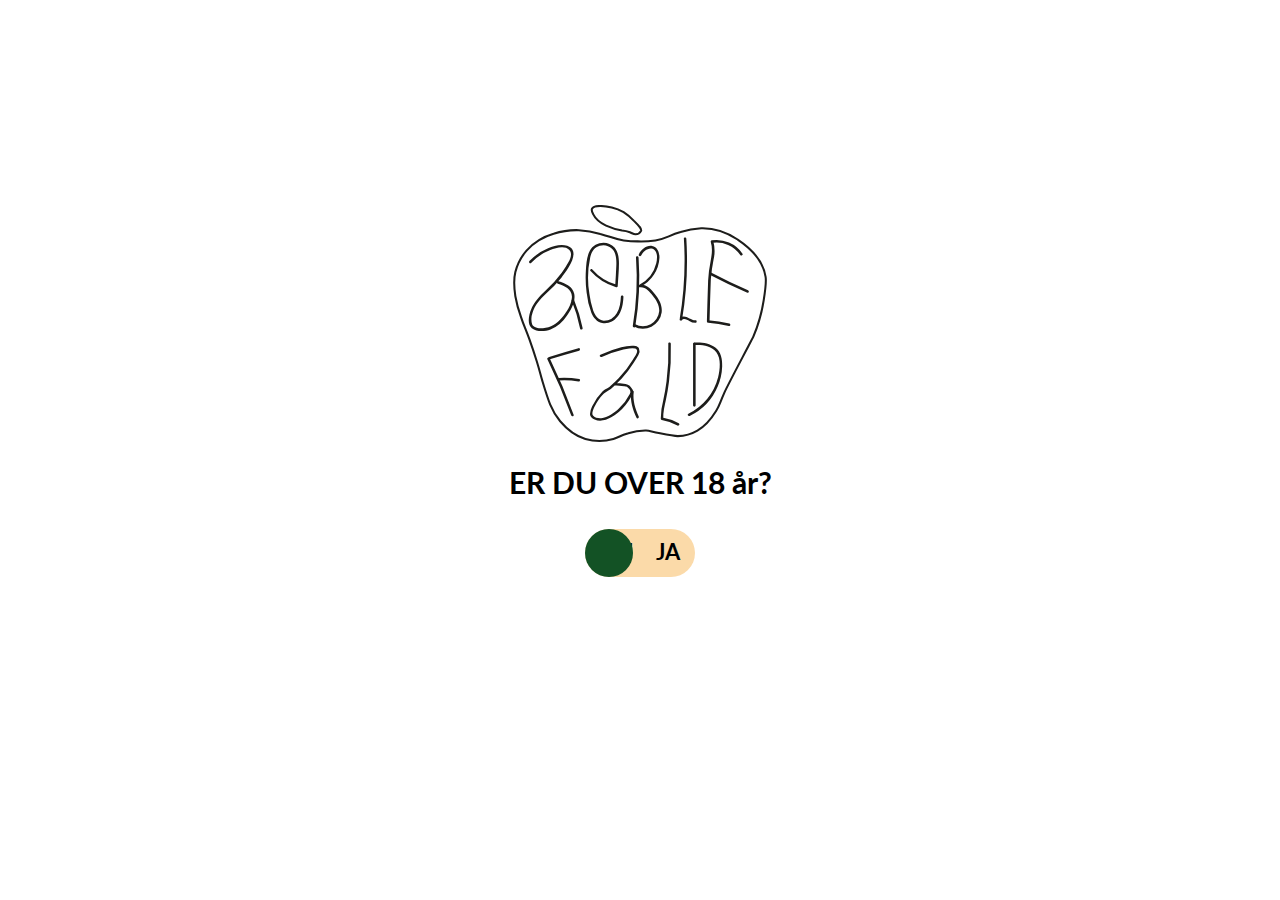
<file: index.html>
<!DOCTYPE html>
<html lang="en">
<head>
    <meta charset="UTF-8">
    <meta name="viewport" content="width=device-width, initial-scale=1.0">
    <title>Æblefald</title>
    <link rel="stylesheet" href="css.css">
    <link rel="preconnect" href="https://fonts.gstatic.com"> 
<link href="https://fonts.googleapis.com/css2?family=Lato:wght@100&display=swap" rel="stylesheet">
<link rel="preconnect" href="https://fonts.gstatic.com"> 
</head>
<body>
    <!DOCTYPE html>
    <html>
        
    <head>
    
        <title>toggle switch</title>
    </head>
    
    <body class="body1">

      
        <img src="img/logo.svg" alt="logo" class="logo2">    <br> <br>
        
            <b>ER DU OVER 18 år?</b>
            <br><br>

            <input type="checkbox" id="switch" 
                        class="checkbox"/>
                       <label for="switch" class="toggle">
                           <div class="links">
                 <a class="link" onclick=skift1();>NEJ </a> <a class="link2" onclick=skift();>JA</a>
                </div>
            </label><br><br>
            

            <br>
            

            <script>
                function skift() { setTimeout(function(){ window.location.href = "forside.html"; }, 800);
                }

                function skift1() { setTimeout(function(){ window.location.href = "https://www.dr.dk/ramasjang"; }, 800);
                }
                </script>

            
           
    </body>
    

    </html>
    
    
    
</body>
</html>
</file>
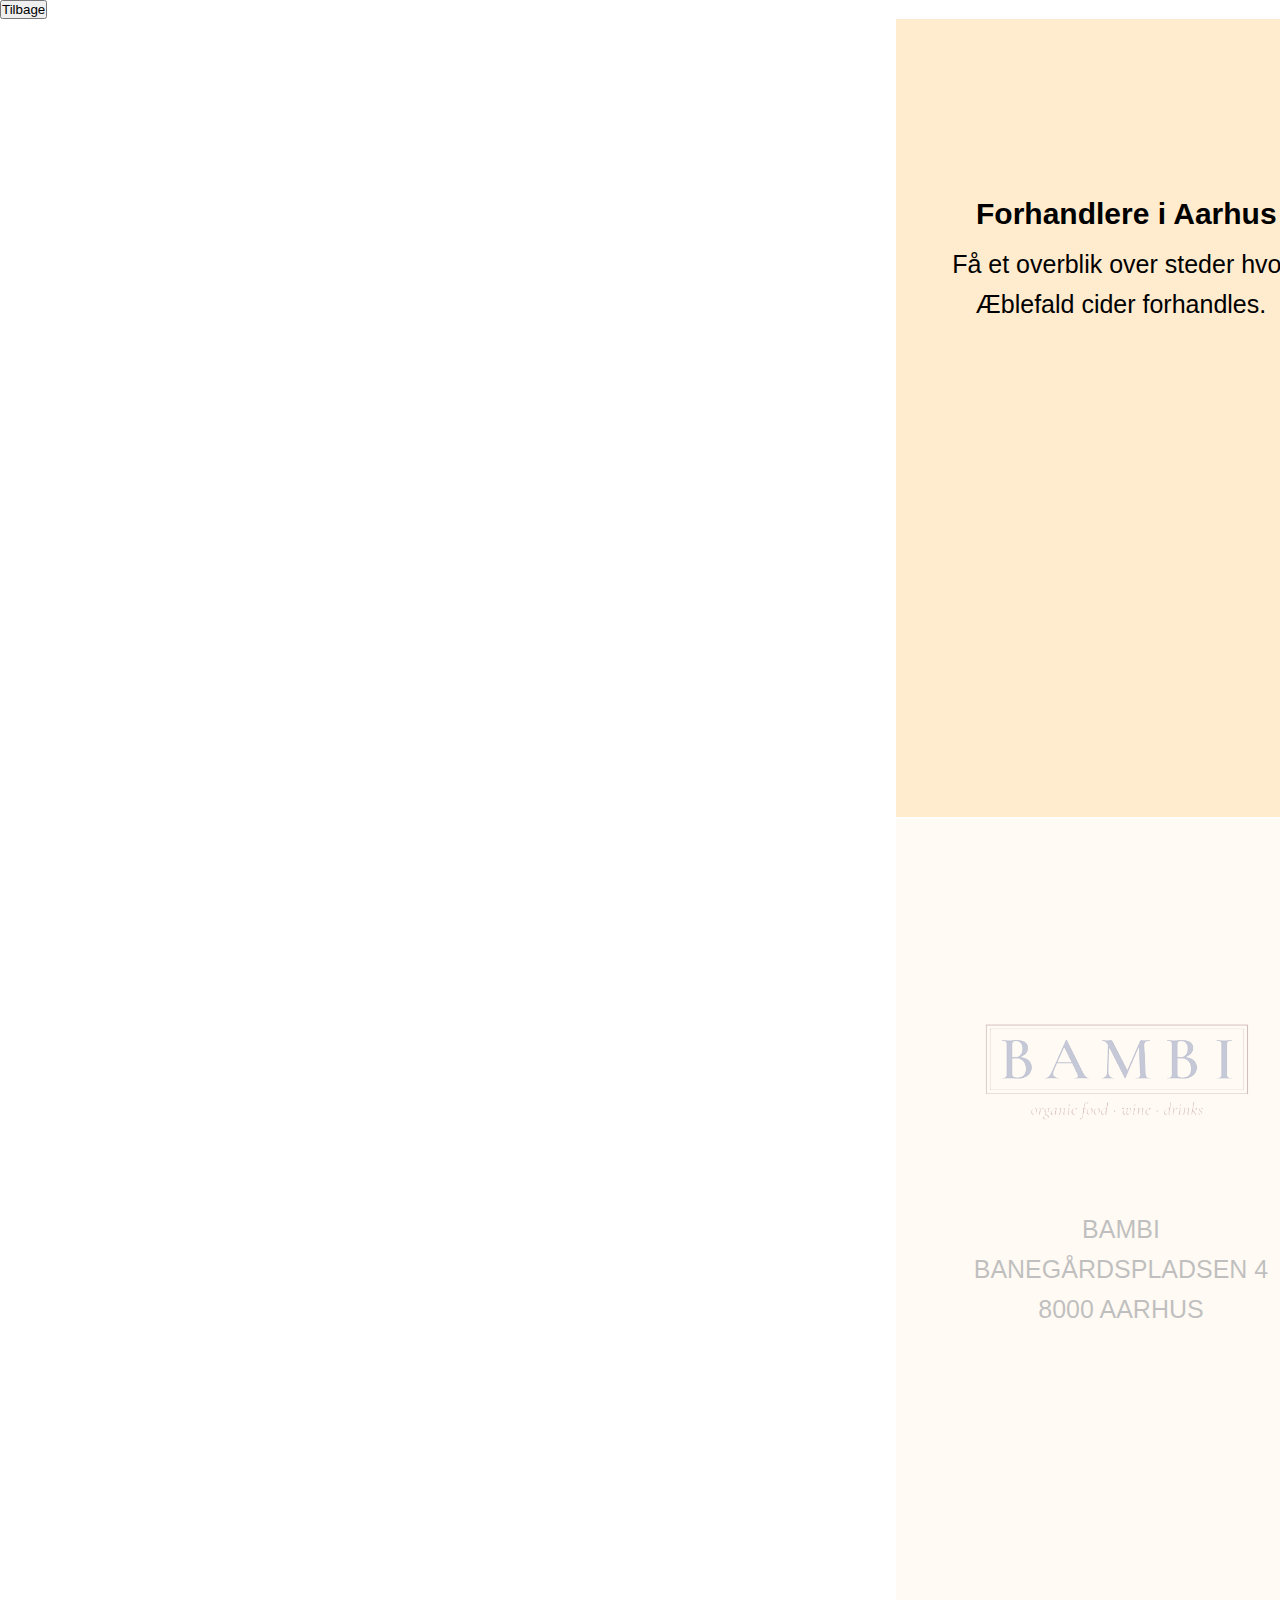
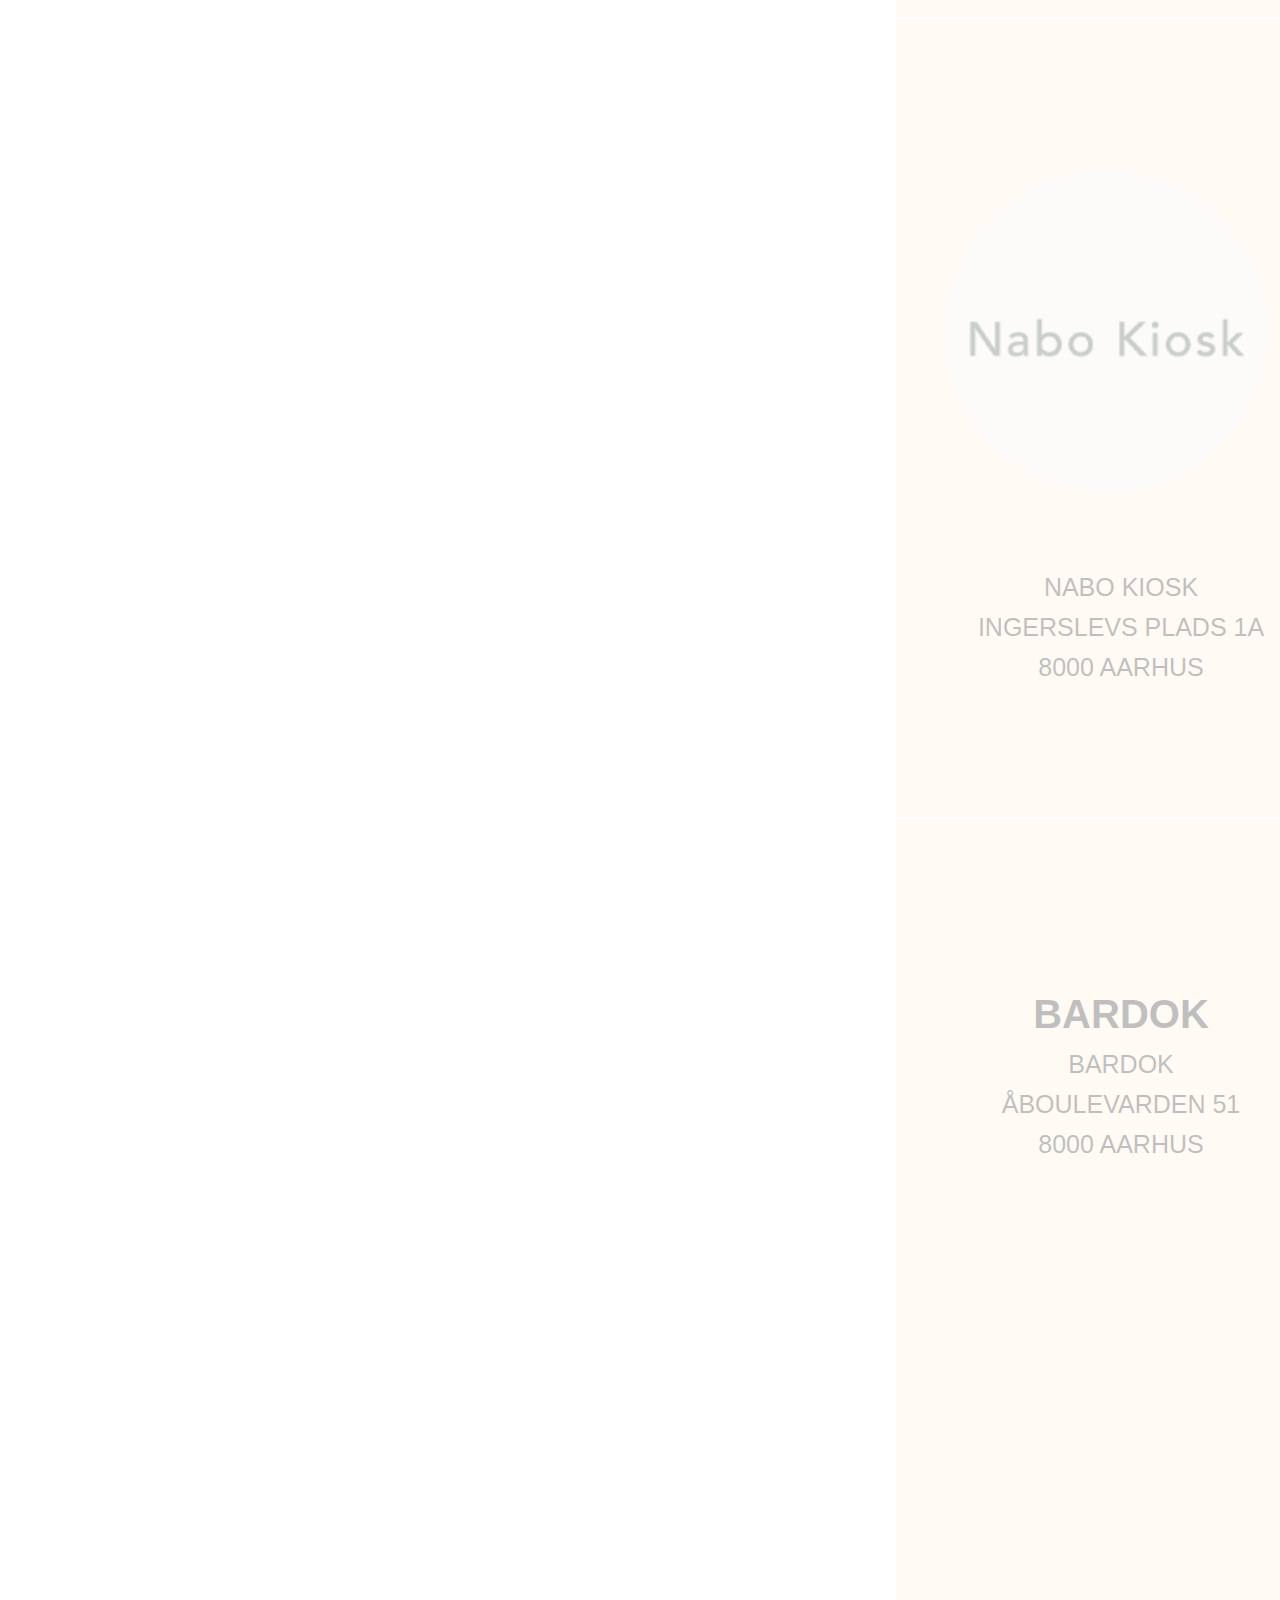
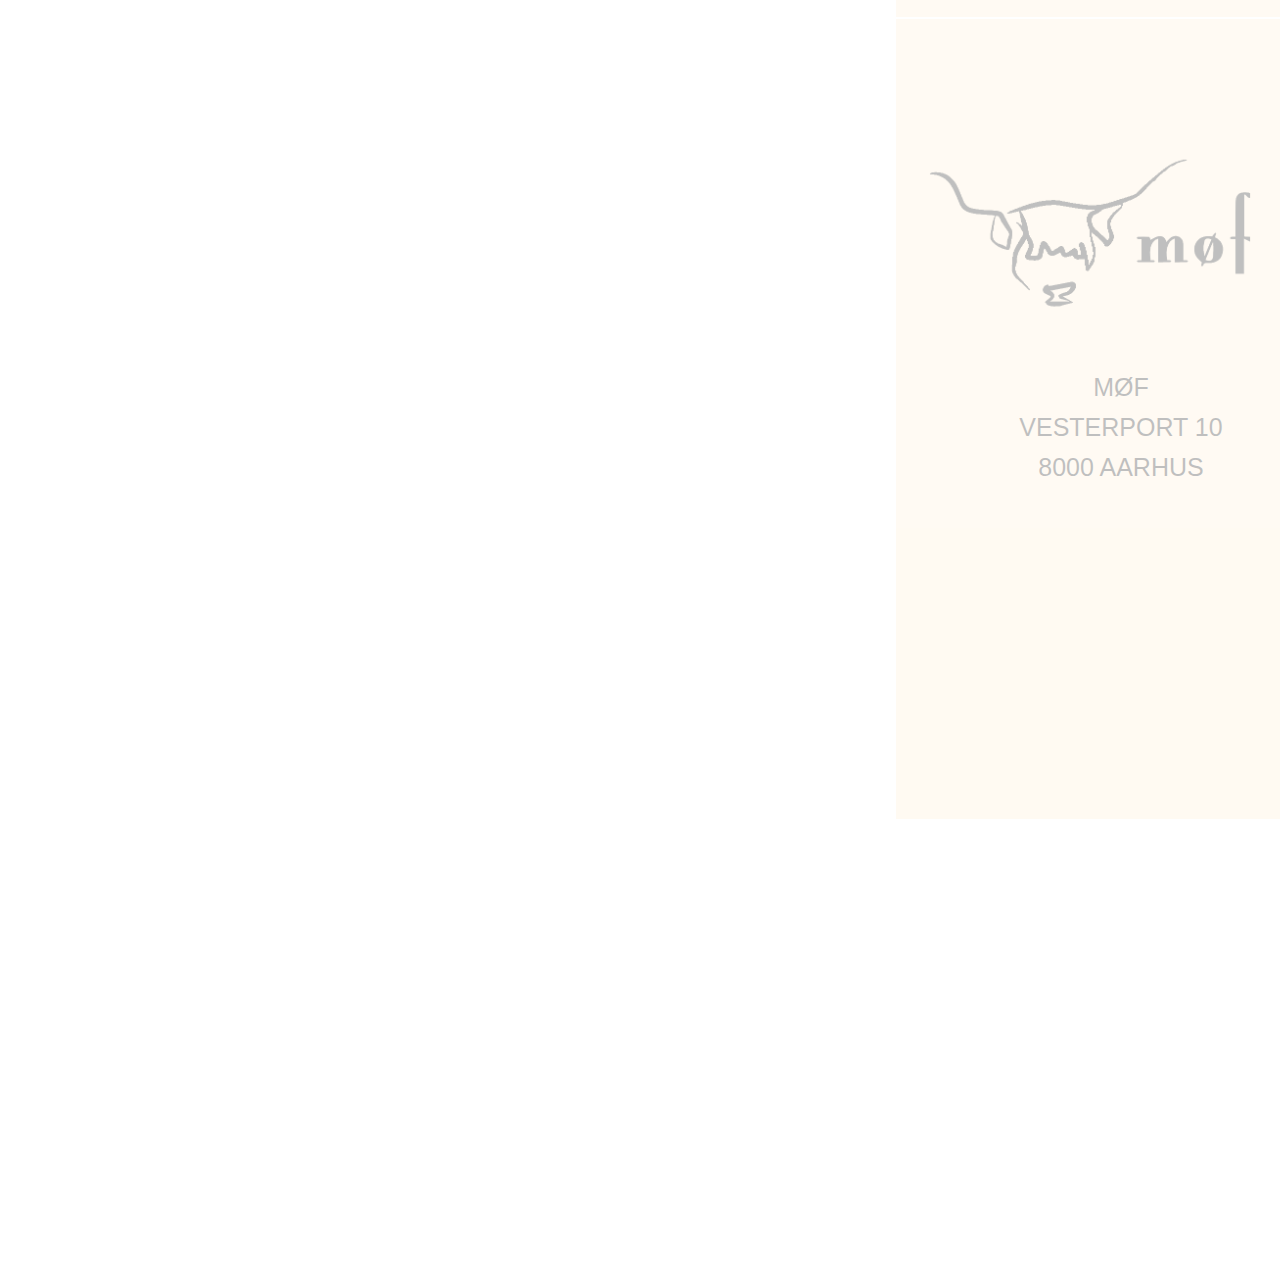
<file: kort.html>
<!DOCTYPE html>
<html lang="da">

<head>
    <meta charset="utf-8">
    <meta name="viewport" content="width=device-width, initial-scale=1.0">
    <meta name="keywords" content="John Riddell, musiker, trommeslager, konservatorium, Aarhus, Big band, Aarhus Jazz Orchestra, Web dokumentar, informationer, kontaktoplysninger" >
    <meta name="description" content="I denne webdokumentar får du et indblik i trommeslager og musiker John Riddells liv. Han spiller bla. sammen i Aarhus Jazz Orchestra (Big Band) og Danish Youth Jazz Orchestra.">
    <title>Dania Kollegiet</title>
    <link rel="stylesheet" href="mystyle.css">
    <link rel="index" href="index.html">
    <link href="https://api.mapbox.com/mapbox-gl-js/v2.2.0/mapbox-gl.css" rel="stylesheet">
    <script src="https://api.mapbox.com/mapbox-gl-js/v2.2.0/mapbox-gl.js"></script>

</head>

<body>
<style>
body { margin: 0; padding: 0; }
#map { position: absolute; top: 0; bottom: 0; width: 100%; }
</style>
</head>
<body>
<style>
#map {
position: fixed;
width: 70%;

}
#features {
width: 450px;
margin-left: 70%;
font-family: sans-serif;
overflow-y: scroll;
background-color:white;
}
section {
padding: 25px 50px;
line-height: 40px;
border-bottom: 2px solid white;
opacity: 0.25;
font-size: 15px;
background-color: blanchedalmond;
height: 800px;

}
section.active {
opacity: 1;
}
section:last-child {
border-bottom: none;
margin-bottom: 450px;
}
</style>
<form class="knap">
<input type="button" value="Tilbage" onclick="history.go(-1)"></form>
 
<div id="map"></div>
<div id="features">
<section id="aarhus" class="active">
<h3 class="tekst6">Forhandlere i Aarhus</h3>
<p class="tekst8">
    
Få et overblik over steder hvor Æblefald cider forhandles. 
</p>
</section>

<section id="bambi">


<img src="img/bambii.svg" alt="billede" class="billede">
<p class="tekst7">
BAMBI <br> 
BANEGÅRDSPLADSEN 4 <br>
8000 AARHUS 
</p>

</section>
<section id="nabokiosk">

<img src="img/nabokiosk.svg" alt="billede" class="billede2">

<p class="tekst8">
NABO KIOSK <br> 
INGERSLEVS PLADS 1A <br> 
8000 AARHUS
</p>

</p>
</section>
<section id="bardok">
<h3 class="bardok">BARDOK</h3>
<p class="tekst8">
BARDOK <br> 
    ÅBOULEVARDEN 51 <br> 
    8000 AARHUS 
</section>



<section id="moef">
   
    
    <img src="img/møf.svg" alt="billede" class="billede4">
    <p class="tekst8">
  MØF <br> 
  VESTERPORT 10 <br> 
  8000 AARHUS  
    </p>
    
    </section>



</section>
</div>
<script>

mapboxgl.accessToken = 'pk.eyJ1Ijoic29maWVhbWFsaWVyIiwiYSI6ImNrb2w1czVpNzBjcnEycHFua3c4azlyb2gifQ.xTvIsKAu6xCnDYa-0Q_d2A';
var map = new mapboxgl.Map({
container: 'map',
style: 'mapbox://styles/sofieamalier/ckol6yi6517b118qpgv9z2oqi',
center: [10.202240385305831,56.14663094206144],
zoom: 14,
bearing: 27,
pitch: 45
});
 
var chapters = {
'aarhus': {
bearing: 27,
center: [10.19996318498807,56.14499856599704],
zoom: 10,
pitch: 45
},
'bambi': {
duration: 6000,
center: [10.205469880423538, 56.15145887529672],
bearing: 150,
zoom: 17,
pitch: 0
},
'nabokiosk': {
duration: 6000,
bearing: 90,
center: [10.199920269644123, 56.14502845078582],
zoom: 17,
pitch: 0
},
'bardok': {
bearing: 150,
center: [10.204724069644552,56.15617758423234],
zoom: 19
},


'moef': {
duration: 6000,
center: [10.199939242328028,56.15885728472532],
bearing: 150,
zoom: 17,
pitch: 0
},


};
 
// On every scroll event, check which element is on screen
window.onscroll = function () {
var chapterNames = Object.keys(chapters);
for (var i = 0; i < chapterNames.length; i++) {
var chapterName = chapterNames[i];
if (isElementOnScreen(chapterName)) {
setActiveChapter(chapterName);
break;
}
}
};
 
var activeChapterName = 'aarhus';
function setActiveChapter(chapterName) {
if (chapterName === activeChapterName) return;
 
map.flyTo(chapters[chapterName]);
 
document.getElementById(chapterName).setAttribute('class', 'active');
document.getElementById(activeChapterName).setAttribute('class', '');
 
activeChapterName = chapterName;
}
 
function isElementOnScreen(id) {
var element = document.getElementById(id);
var bounds = element.getBoundingClientRect();
return bounds.top < window.innerHeight && bounds.bottom > 0;
}
</script>

</body>
</html>
</file>
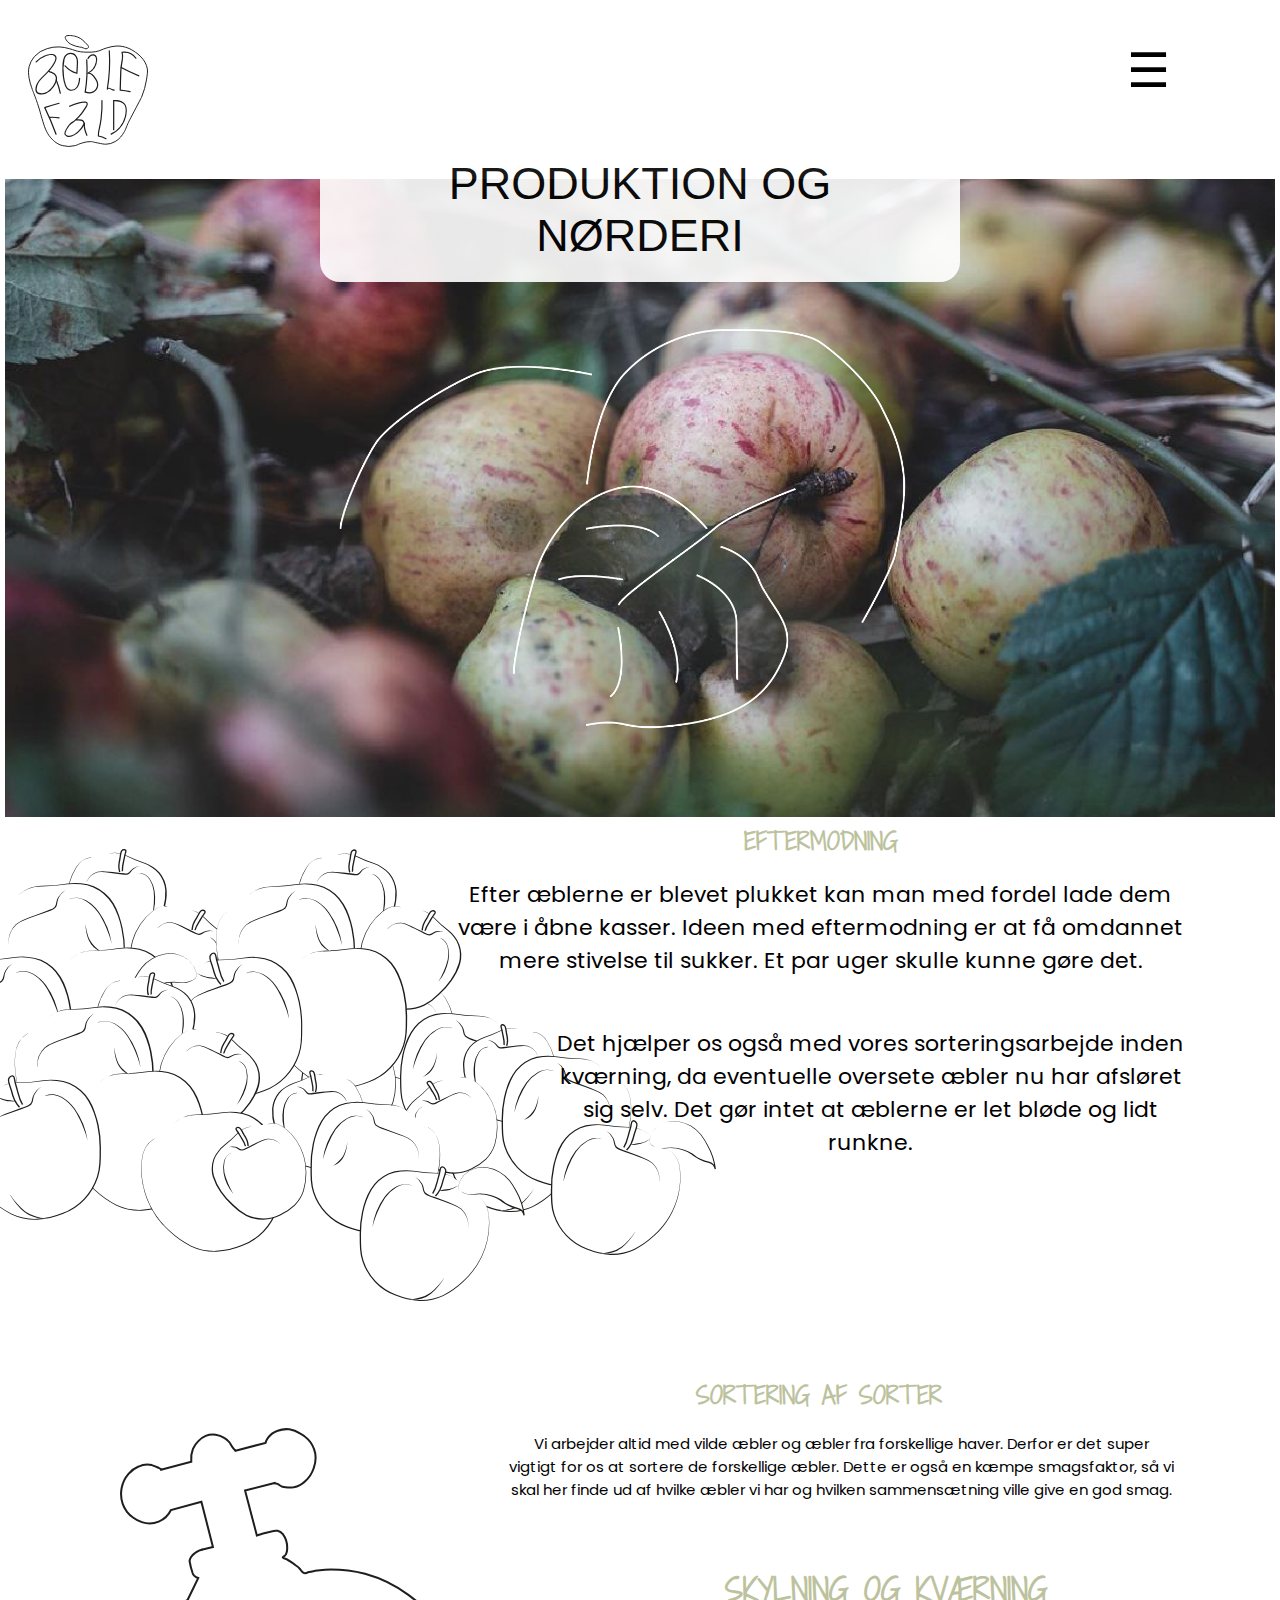
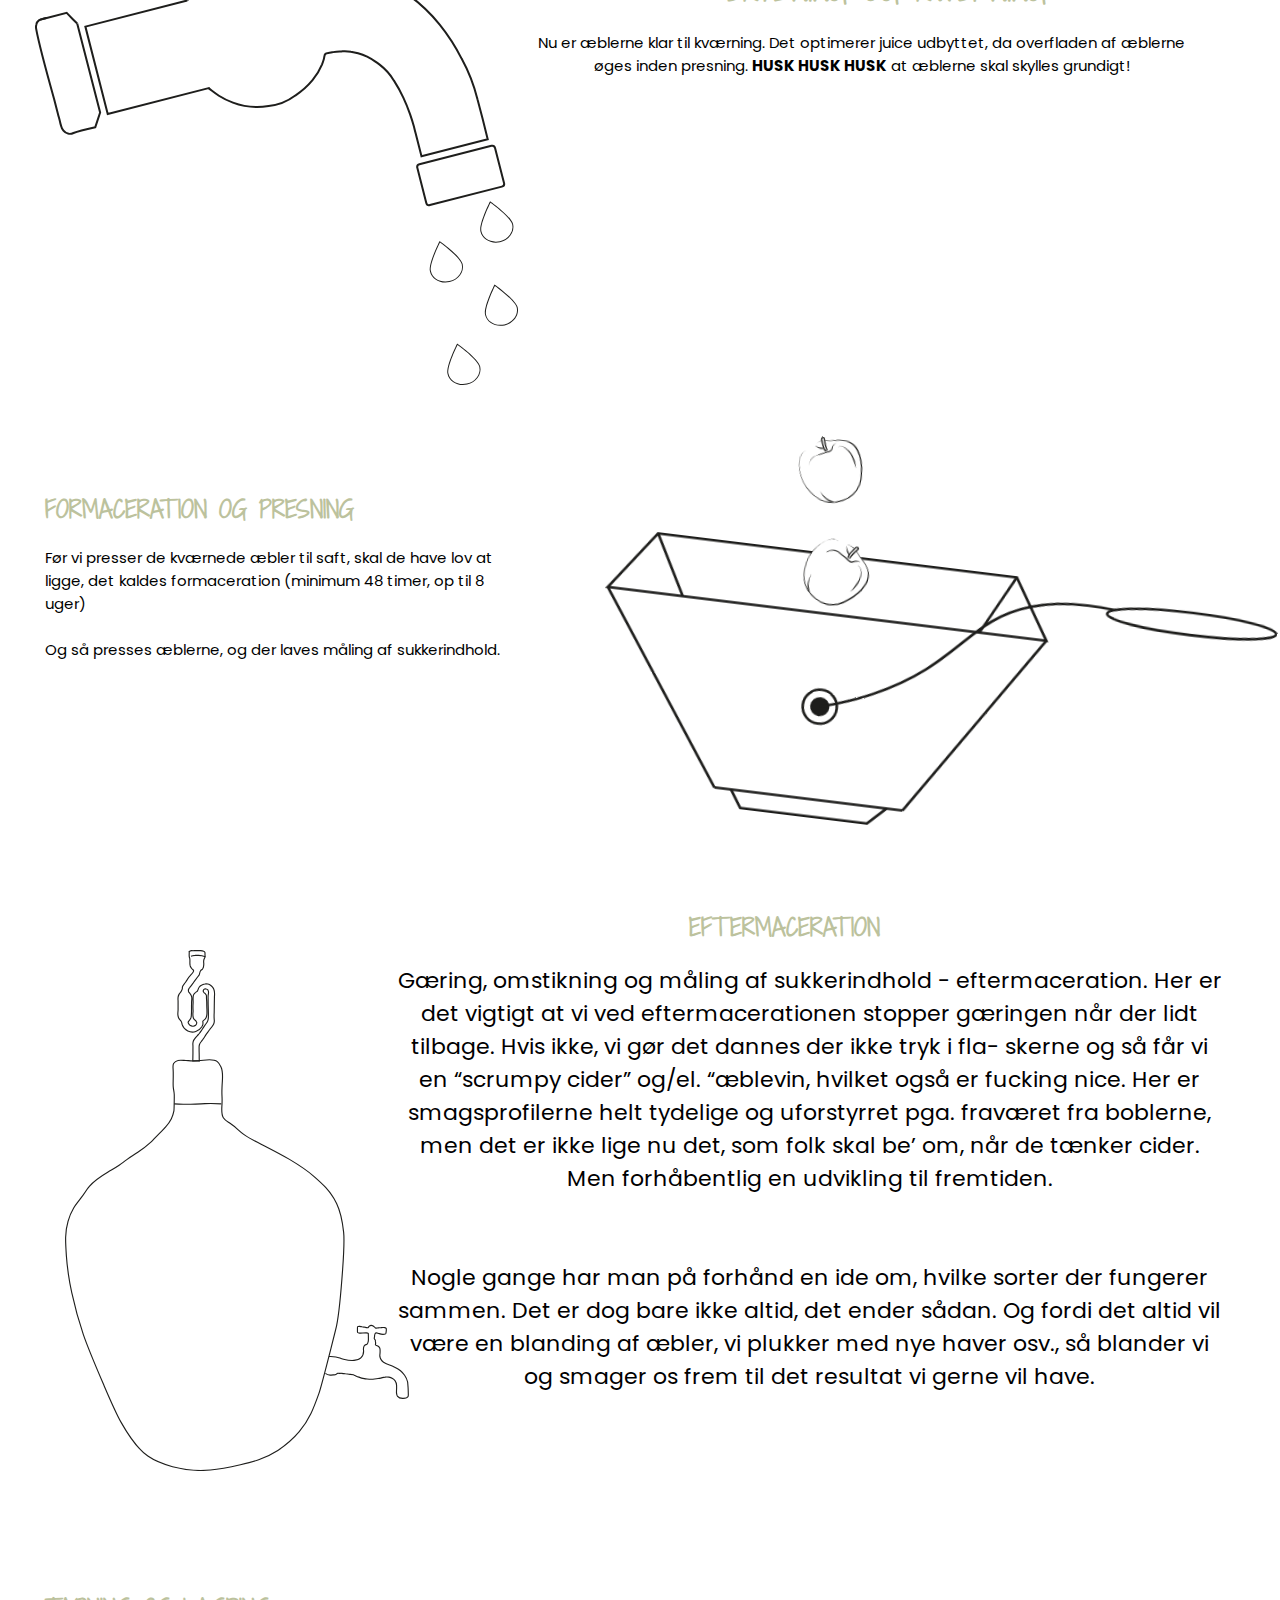
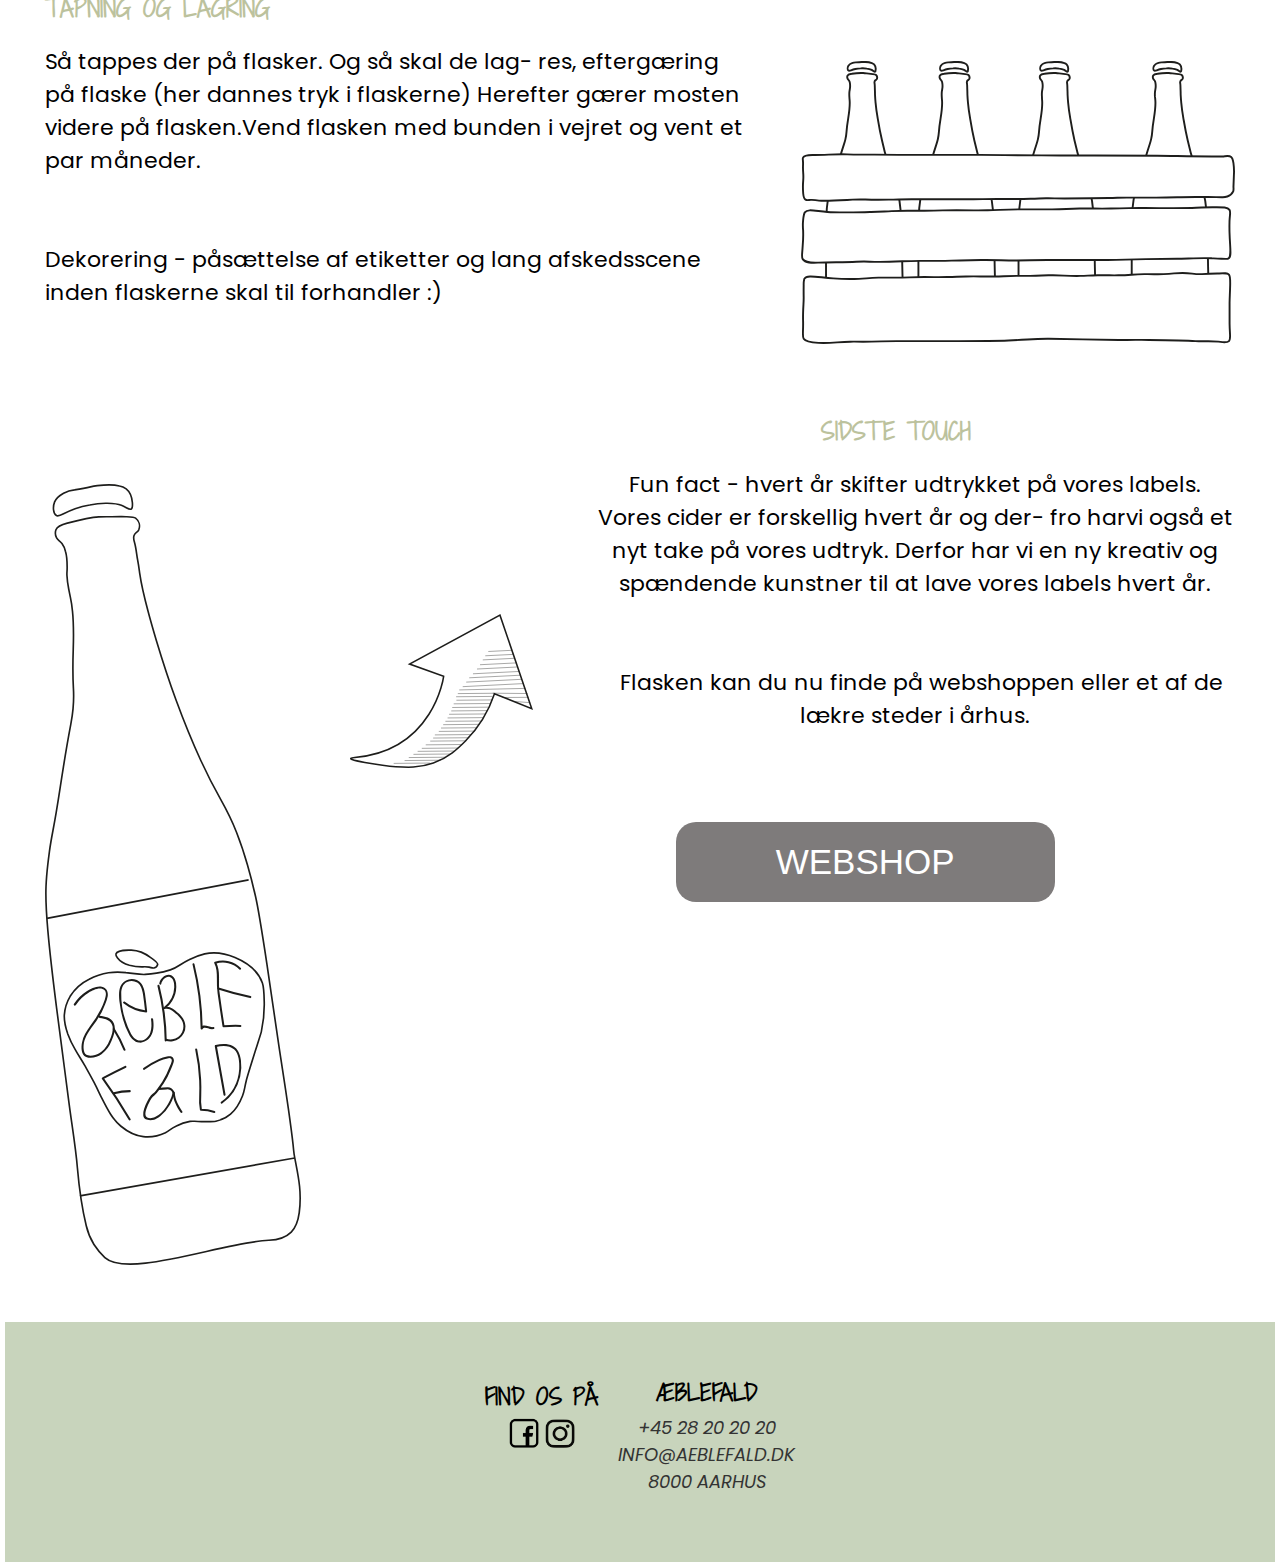
<file: produktion.html>
<!DOCTYPE html>
<html lang="en">
<head>
    <meta charset="UTF-8">
    <meta name="viewport" content="width=device-width, initial-scale=1.0">
    <title>Webshop</title>
    <link rel="preconnect" href="https://fonts.gstatic.com"> 
<link rel="preconnect" href="https://fonts.gstatic.com"> 
<link rel="preconnect" href="https://fonts.gstatic.com"> 
<link href="https://fonts.googleapis.com/css2?family=Poppins:wght@100&family=Shadows+Into+Light+Two&display=swap" rel="stylesheet">
<link href="https://fonts.googleapis.com/css2?family=Poppins:wght@200&display=swap" rel="stylesheet">    
<link rel="stylesheet" href="css.css">
</head>

<header class="navigation__container">

    <nav>
            <div class="container">
             <!-- Logo -->

             <a href="forside.html" class="logo"><img src="img/logo.svg" alt="Logo" class="logo"></a>

            <!-- Burger menu-->
            <label for="mobileicon" class="mobileiconlabel">&#9776;</label>
            <input type="checkbox" id="mobileicon" class="mobileicon">


            <!-- Menu punkter -->
            <div class="menuitems__container">
                <a href="produktion.html" class="menuitem">PRODUKTION</a>
                <a href="shop.html" class="menuitem">WEBSHOP</a>
                <a href="omos.html" class="menuitem">OM OS</a>
                <a href="kontakt.html" class="menuitem">KONTAKT</a>
            </div>
        </div>
    </nav>

</header>
<body>

    <div class="img_container">
        <img src="img/aeblerstreg.png" alt="">
        <div class="headline"><button class="butt">PRODUKTION OG NØRDERI</button></div>
        </div>
    
        <div class="efter_container">
            <div class="efter_img"><img src="img/æbler.svg" class="img" alt=""></div>
            <div class="efter_text">
                <h1 class="h">EFTERMODNING</h1>
                <p class="txt">Efter æblerne er blevet plukket kan man med fordel lade dem være i åbne kasser. Ideen med eftermodning er at få omdannet mere stivelse til sukker. Et par uger skulle kunne gøre det.</p>
                <p class="txt1">Det hjælper os også med vores sorteringsarbejde inden kværning, da eventuelle oversete æbler nu har afsløret sig selv. Det gør intet at æblerne er let bløde og lidt runkne.</p>
            </div>
        </div>
    
        <div class="sorter_container">
            <div class="sorter_img"><img src="img/vandhane.svg" class="imgv" alt=""></div>
            <div class="sorter_text">
                <h1 class="h_sorter h">SORTERING AF SORTER</h1>
                <p class="txt2">Vi arbejder altid med vilde æbler og æbler fra forskellige haver. Derfor er det super vigtigt for os at sortere de forskellige æbler. Dette er også en kæmpe smagsfaktor, så vi skal her finde ud af hvilke æbler vi har og hvilken sammensætning ville give en god smag.</p>
               <br><br>
                <h1 class="h1_sorter h">SKYLNING OG KVÆRNING</h1>
                <p class="txt3">Nu er æblerne klar til kværning. Det optimerer juice udbyttet, da overfladen af æblerne øges inden presning. <span>HUSK HUSK HUSK</span> at æblerne skal skylles grundigt!</p>
            </div>
        </div>
    
        <div class="maceration_container">
            <div class="maceration_img"><img src="img/kværn.svg" class="imgm" alt=""></div>
            <div class="maceration_text">
                <h1 class="h_maceration h">FORMACERATION OG PRESNING</h1>
                <p class="txt4">Før vi presser de kværnede æbler til saft, skal de have lov at ligge, det kaldes
                    formaceration (minimum 48 timer, op til 8 uger)
                    <br><br>
                    Og så presses æblerne, og der laves måling af sukkerindhold.</p>
            </div>
        </div>
    
    
        <div class="emaceration_container">
            <div class="emaceration_img"><img src="img/beholder.svg" class="imgem" alt=""></div>
            <div class="emaceration_text">
                <h1 class="h">EFTERMACERATION</h1>
                <p class="txt5">Gæring, omstikning og måling af sukkerindhold - eftermaceration. Her er det vigtigt at vi ved eftermacerationen stopper gæringen når der lidt tilbage. Hvis ikke, vi gør det dannes der ikke tryk i fla- skerne og så får vi en “scrumpy cider” og/el. “æblevin, hvilket også er fucking nice. Her er smagsprofilerne helt tydelige og uforstyrret pga. fraværet fra boblerne, men det er ikke lige nu det, som folk skal be’ om, når de tænker cider. Men forhåbentlig en udvikling til fremtiden.
                    <br><br><br>
                    Nogle gange har man på forhånd en ide om, hvilke sorter der fungerer sammen. Det er dog bare ikke altid, det ender sådan. Og fordi det altid vil være en blanding af æbler, vi plukker med nye haver osv., så blander vi og smager os frem til det resultat vi gerne vil have.
                </p>
            </div>
        </div>
    
    
        <div class="kasse_container">
            <div class="kasse_img"><img src="img/kasse.svg" class="imgk" alt=""></div>
            <div class="kasse_text">
                <h1 class="h_kasse h">TAPNING OG LAGRING</h1>
                <p class="txt6">Så tappes der på flasker. Og så skal de lag- res, eftergæring på flaske (her dannes tryk i flaskerne) Herefter gærer mosten videre på flasken.Vend flasken med bunden i vejret og vent et par måneder.
                    <br><br><br>
                    Dekorering - påsættelse af etiketter og lang afskedsscene inden flaskerne skal til forhandler :)</p>
            </div>
        </div>
    
        <div class="flaske_container">
            <div class="flaske_img"><img src="img/flaske.svg" class="imgf" alt=""></div>
            <div class="pil_img"><img src="img/pilop.svg" class="imgp" alt="" ></div>
            <div class="flaske_text">
                <h1 class="h_flaske h">SIDSTE TOUCH</h1>
                <p class="txt7">Fun fact - hvert år skifter udtrykket på vores labels. Vores cider er forskellig hvert år og der- fro harvi også et nyt take på vores udtryk. Derfor har vi en ny kreativ og spændende kunstner til at lave vores labels hvert år.
                    <br><br><br>
                    &nbsp;&nbsp;Flasken kan du nu finde på webshoppen eller et af de lækre steder i århus.</p>
                   <a href="#"> <button class="btn">WEBSHOP</button></a>
            </div>
        </div>

        <br><br>

        <!-- Footer -->
<footer class="page_footer">
    <div class="footer_card">

        <!-- Sociale medier -->
        <h4 class="footer_card_heading">FIND OS PÅ</h4>
        <a href="#"><img src="img/facebook.png" alt="facebook logo" class="some_image"></a>
        <a href="#"><img src="img/instagram.png" alt="instagram" class="some_image"></a><br><br><br>

    </div>

    <div class="footer_card">
        <!-- Kontakt -->
        <h4 class="footer_card_heading">ÆBLEFALD</h4>
        <address class="footer_link">
            +45 28 20 20 20<br>
            INFO@AEBLEFALD.DK<br>
            8000 AARHUS <br>
            

        </address>
        <br>

    </div>


</footer>

        <script src=
        "https://ajax.googleapis.com/ajax/libs/jquery/3.3.1/jquery.min.js">
            </script>
    
          <script>
            $(document).ready(function(){
               $(window).scroll(function(){
                   $('.img_container').css("opacity", 1- $(window).scrollTop() / 300)
                   $('.efter_container').css("opacity", 1- $(window).scrollTop() / 900)
                   $('.sorter_container').css("opacity", 1* $(window).scrollTop() / 600)
                   $('.maceration_container').css("opacity", 1* $(window).scrollTop() / 1100)
                   $('.emaceration_container').css("opacity", 1* $(window).scrollTop() / 1300)
                   $('.kasse_container').css("opacity", 1* $(window).scrollTop() / 1500)
                   $('.kasse_container').css("opacity", 1* $(window).scrollTop() / 1600)
               })
           })
    
        
       </script>
        
</body>
</html>
</file>
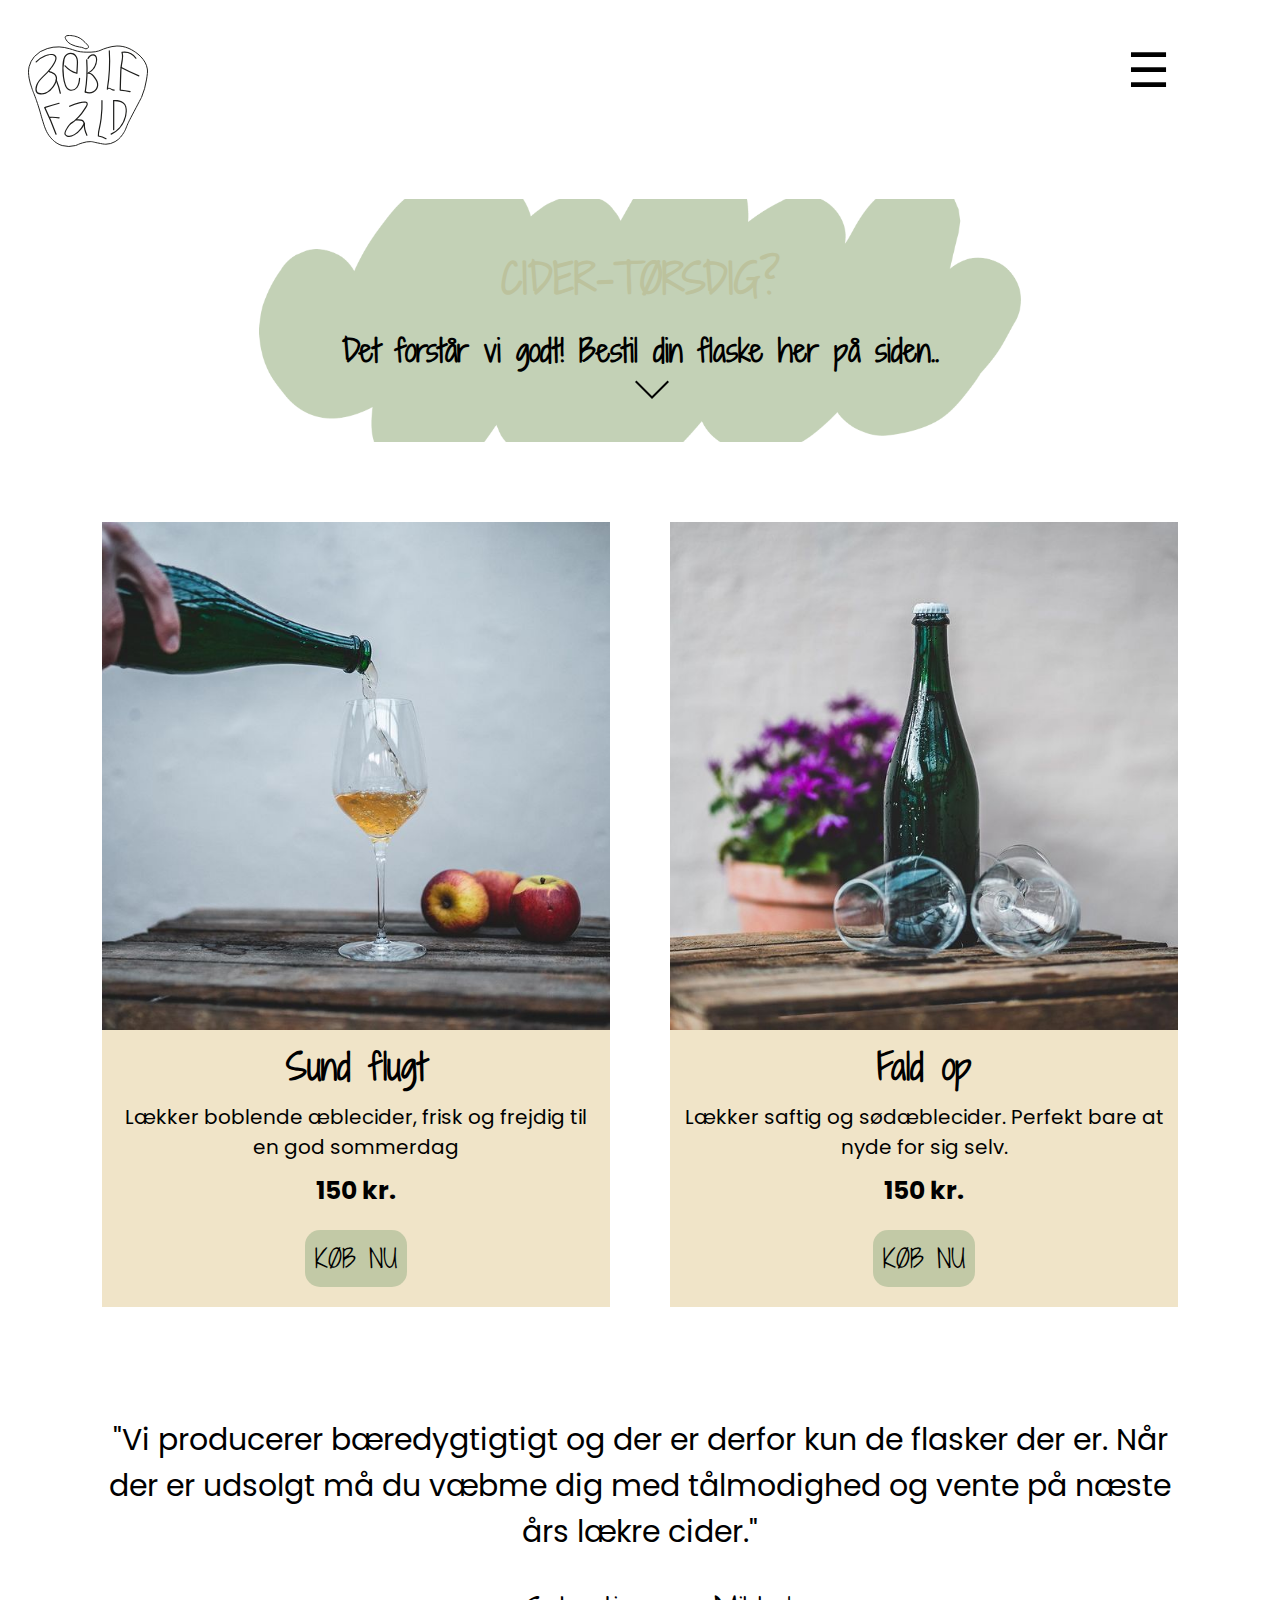
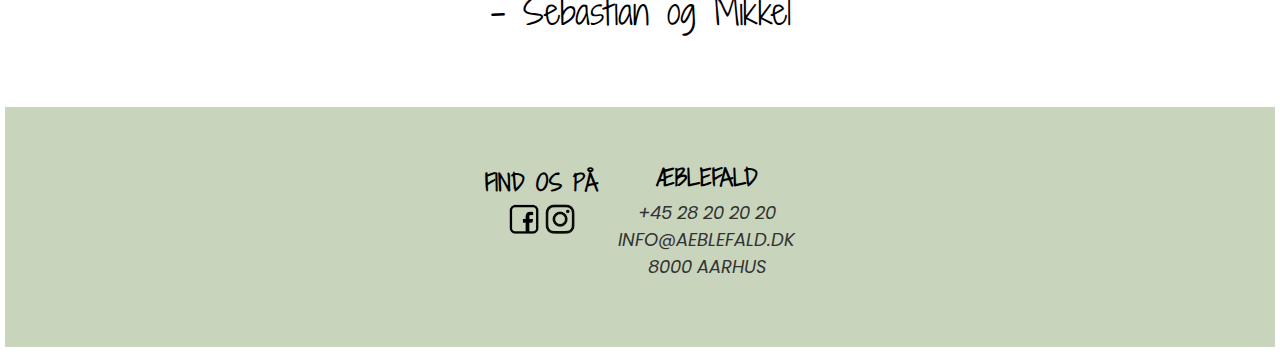
<file: shop.html>
<!DOCTYPE html>
<html lang="en">
<head>
    <meta charset="UTF-8">
    <meta name="viewport" content="width=device-width, initial-scale=1.0">
    <title>Webshop</title>
    <link rel="preconnect" href="https://fonts.gstatic.com"> 
<link href="https://fonts.googleapis.com/css2?family=Poppins:wght@100&display=swap" rel="stylesheet">
<link rel="preconnect" href="https://fonts.gstatic.com"> 
<link href="https://fonts.googleapis.com/css2?family=Poppins:wght@100&family=Shadows+Into+Light+Two&display=swap" rel="stylesheet">    
<link rel="stylesheet" href="css.css">
</head>

<header class="navigation__container">

    <nav>
            <div class="container">
             <!-- Logo -->

             <a href="forside.html" class="logo"><img src="img/logo.svg" alt="Logo" class="logo"></a>

            <!-- Burger menu-->
            <label for="mobileicon" class="mobileiconlabel">&#9776;</label>
            <input type="checkbox" id="mobileicon" class="mobileicon">


            <!-- Menu punkter -->
            <div class="menuitems__container">
                <a href="produktion.html" class="menuitem">PRODUKTION</a>
                <a href="shop.html" class="menuitem">WEBSHOP</a>
                <a href="omos.html" class="menuitem">OM OS</a>
                <a href="kontakt.html" class="menuitem">KONTAKT</a>
            </div>
        </div>
    </nav>

</header>
<body>

    <section class="baggrund">
    <section class="overskrift_section">
    <h1 class="overskrift_side">CIDER-TØRSDIG?</h1>
    <h2 class="under_overskrift">Det forstår vi godt! Bestil din flaske her på siden..</h2>

    <section id="section05" class="demo">
        <a href="#section06"><span></span></a>
      </section>
</section>
</section>

    <div class="grid-container">

        <div class="celle1">
            <img src="img/billede1.jpg" alt="billede1" class="billede1"> 
            <div class="overlay"></div>
            <h2 class="overskrift">Sund flugt</h2> 
            <p class="tekst1">Lækker boblende æblecider, frisk og frejdig til en god sommerdag</p>
            <h3 class="pris">150 kr.</h3>
            <a href="google.dk" class="knap"> KØB NU</a>
        </div>

        <div class="celle2">
            <img src="img/billede2.jpg" alt="billede2" class="billede1">
            <h2 class="overskrift">Fald op</h2> 
            <p class="tekst1">Lækker saftig og sødæblecider. Perfekt bare at nyde for sig selv.</p>
            <h3 class="pris">150 kr.</h3>
            <a href="google.dk" class="knap"> KØB NU</a>
        </div>

      </div>

      <p class="tekst2">"Vi producerer bæredygtigtigt og der er derfor kun de flasker der er. Når der er udsolgt må du væbme dig med tålmodighed og vente på næste års lækre cider."</p>
    
      <p class="tekst3">- Sebastian og Mikkel</p>

<!-- Footer -->
<footer class="page_footer">
    <div class="footer_card">

        <!-- Sociale medier -->
        <h4 class="footer_card_heading">FIND OS PÅ</h4>
        <a href="#"><img src="img/facebook.png" alt="facebook logo" class="some_image"></a>
        <a href="#"><img src="img/instagram.png" alt="instagram" class="some_image"></a><br><br><br>

    </div>

    <div class="footer_card">
        <!-- Kontakt -->
        <h4 class="footer_card_heading">ÆBLEFALD</h4>
        <address class="footer_link">
            +45 28 20 20 20<br>
            INFO@AEBLEFALD.DK<br>
            8000 AARHUS <br>
            

        </address>
        <br>

    </div>


</footer>


      <script src=
    "https://ajax.googleapis.com/ajax/libs/jquery/3.3.1/jquery.min.js">
        </script>

      <script>
        $(document).ready(function(){
           $(window).scroll(function(){
               $('.overskrift_section').css("opacity", 1- $(window).scrollTop() / 300)
               $('.baggrund').css("opacity", 1- $(window).scrollTop() / 400)
               $('.celle1').css("opacity", 1* $(window).scrollTop() / 300)
               $('.celle2').css("opacity", 1* $(window).scrollTop() / 500)
           })
       })

    
   </script>
</body>
</html>
</file>
<file: css.css>
*,
:after,
:before {
    margin: 0;
    padding: 0;
    border: 0;
    box-sizing: border-box;
}

html {
    font-size: 100%;
}

body{
    font-family: 'Poppins', sans-serif;
    max-width: 1680px;
    margin: 0 auto;
    padding: 5px;
  }

  /*------ Index.html start -----*/
  /* Er du over 18 år - section */
  .body1{
    text-align: center;
    font-family: 'Lato', sans-serif;
  }
  
  
  b{
    font-size: 30px;
  }
  
  .logo2 {
  margin-top: 200px;
  width: 20%;
  }

.toggle {
  position : relative;
  display : inline-block;
  width : 110px;
  height : 48px;
  background-color: rgba(245, 160, 32, 0.384);
  border-radius: 30px; 
  margin-top: 10px;
  padding-top: 5px;

}
      
/* After slide changes */
.toggle:after {
  content: '';
  position: absolute;
  width: 48px;
  height: 48px;
  border-radius: 50%;
  background-color: rgb(19, 82, 37);
  top: 0px; 
  left: 0px;
  transition:  all 0.5s;
  
}
      
      
/* Checkbox cheked effect */
.checkbox:checked + .toggle::after  {
  left : 62px; 
}
      
/* Checkbox cheked toggle label bg color */
.checkbox:checked + .toggle  {
  background-color: rgba(86, 110, 86, 0.548);
}
      
/* Checkbox vanished */
.checkbox { 
  display : none;
}

.button { 
border-radius: 15px;
border: solid 1px black;
background-color: white;
color: rgb(0, 0, 0);
padding: 10px 15px;
text-align: center;
text-decoration: none;
display: inline-block;
font-size: 14px;
margin: 2px 1px;
}



.link {
  text-decoration: none;
  color: black;
  padding-left: 5px;
 padding-right: 18px;
 font-size: 22px;
 font-weight: bolder;
}

.link2 {
  text-decoration: none;
  color: black;
  padding-right: 11px;
  font-size: 22px;
  font-weight: bolder;
}

.links {
padding-top: 4px;

}

.billede {
  width: 100%;
}


/*------ Index.html slut -----*/

/*------ Mobile first style and layout-----*/
/*--- mobile view ---*/
@media screen and (min-width: 375px) {

/*------ Header and navigation -----*/

.navigation__container {
    top: 0;
    background-color: none;
    padding-bottom: 5px;
    z-index: 9999;
}

nav {
    position: sticky;
    
}

.mobileiconlabel {
    display: inline-block;
    font-style: normal;
    font-size: 3rem;
    padding: 10px 5px;
    margin-bottom: 30px;
    position: absolute;
    right: 20px;
    top: 20px;
    z-index: 25;
    
} 

.menuitem {
    display: block;
    width: 100%;
    padding: 10px;
    color: black;
    text-decoration: none;
    text-align: center;
}



/* Hide checkbox and menuitems until clicked */
.menuitems__container,
.mobileicon {
    display: none;
    height: 200px;
}

/* Show menuitems when mobileicon-label is clicked */
.navigation__container input:checked ~ .menuitems__container {
    display: block;
    color: black;
}

/* logo to the left */
.logo {
    position: sticky;
    top: 10px;
    left: 25px;
    width: 30%;
    margin-top: 20px;
}

  
  /* Display company logo to the left */
  .container{
    max-width: 68rem;
    padding: 0 2rem;
    margin: 0 auto;
  }

  .baggrund{
    background-image: url("img/baggrund2.png");
    width: 100%;
    background-repeat: no-repeat;
    background-size: 90%;
    background-position: center;
  }

  .overskrift_side{
      margin-top: 20px;
      padding-top: 50px;
      font-size: 40px;
    font-family: 'Shadows Into Light Two', cursive;
    text-align: center;
  }

  .under_overskrift{
      text-align: center;
      font-size: 30px;
      padding: 10px;
      padding-bottom: 70px;
    font-family: 'Shadows Into Light Two', cursive;
  }

  /* Grid section */


  .grid-container {
    display: flex;
    flex-direction: column;
    grid-template-columns: 1fr 1fr 1fr 1fr;
    grid-template-rows: 1fr 1fr 1fr;
    gap: 0px 0px;
    margin-top: 50px;
    text-align: center;
    align-items: center;
    grid-template-areas:
      "celle1 celle1 celle2 celle2"
      ". . . ."
      ". . . .";
  }

  .celle1 { 
      grid-area: celle1; 
      width: 90%;
      background-color:#F0E4C8;
        align-items: center;

    }    


  .celle2 { grid-area: celle2;
    margin-top: 30px;
    width: 90%;
    background-color: #F0E4C8 }


  .billede1{
      width: 100%;
      opacity: 1;
  display: block;
  width: 100%;
  height: auto;
  transition: .5s ease;
  backface-visibility: hidden;
  background-color: black;
  }

  .billede1:hover{
    opacity: 0.5;
  }

  

.overskrift{
    font-family: 'Shadows Into Light Two', cursive;
    margin-top: 10px;
    font-size: 35px;
    font-weight:bolder;
}



.tekst1 {
    margin: 10px;
    font-size: 20px;
}

.pris{
    font-size: 25px;
    margin-bottom: 10px;
    font-weight: bolder;
}

.knap{
    margin-top: 10px;
    padding: 10px;
    display: inline-block;
    font-family: 'Shadows Into Light Two', cursive;
    font-size: 25px;
    background-color: rgba(164, 184, 144, 0.603);
    color: black;
    border-radius: 15px;
    margin-bottom: 20px;
    text-decoration:none;
    transition: .2s ease;
}

.knap:hover{
    font-size: 30px;
}
.tekst2 {
    text-align: center;
    margin-top: 50px;
    padding: 20px;
    font-size: 22px;
}

.tekst3 {
    text-align: center;
    padding: 20px;
    font-size: 30px;
    font-family: 'Shadows Into Light Two', cursive;
    margin-bottom: 50px;
}


/*------ Footer section-----*/

.page_footer {
    display: flex;
    flex-direction: row;
    justify-content: center;
    height: 15rem;
    align-items: center;
    text-align: center;
    background-color: rgba(164, 184, 144, 0.603);
    padding-top: 20px;
    font-size: 22px;
}

.footer_card{
    padding: 10px;
}

.some_image {
    width: 30px;
    
}

.footer_card_heading {
    margin-bottom: 5px;
    font-family: 'Shadows Into Light Two', cursive;
}

.footer_card:first-child .footer_card_heading {
    margin-bottom: 5px;

}

.footer_link {
    text-decoration: none;
    color: #333333;
    font-size: 18px;
}

/* Pil ned section */
#section05 a {
    padding-top: 70px;
  }
  
  #section05 a span {
    position: absolute;
    left: 50%;
    width: 24px;
    height: 24px;
    margin-top: -70px;
    border-left: 2px solid rgb(5, 5, 5);
    border-bottom: 2px solid rgb(0, 0, 0);
    -webkit-transform: rotate(-45deg);
    transform: rotate(-45deg);
    -webkit-animation: sdb05 1.5s infinite;
    animation: sdb05 1.5s infinite;
    box-sizing: border-box;
  }
  @-webkit-keyframes sdb05 {
    0% {
      -webkit-transform: rotate(-45deg) translate(0, 0);
      opacity: 0;
    }
    50% {
      opacity: 1;
    }
    100% {
      -webkit-transform: rotate(-45deg) translate(-20px, 20px);
      opacity: 0;
    }
  }
  @keyframes sdb05 {
    0% {
      transform: rotate(-45deg) translate(0, 0);
      opacity: 0;
    }
    50% {
      opacity: 1;
    }
    100% {
      transform: rotate(-45deg) translate(-20px, 20px);
      opacity: 0;
    }
  }

  
/*----- Produktion underside start ----*/
.img_container img{
    width: 100%;
}
    .butt{
        top: 10%;
        left: 15%;
        opacity: 0.9;
        margin-top: -150px;
        font-size: 18px;
        padding: 6px 15px 6px 15px;
        border-radius: 10px;
        color: black;
        background-color: white;
        border: none;
    }

    .headline{
        margin-top: -100px;
        text-align: center;
        margin-bottom: 100px;
    }
    .efter_img{
        width: 90%;
        margin-top: -55px;
        margin-left: -50px;
        margin-bottom: 20px;
    }
    .efter_container{
        display: flex;
        flex-direction: column;  
        margin-bottom: 50px; 
    }

    .efter_text{
        font-size: 12px;
        text-align: center;
        padding: 0 35px 0 35px;
        
    }
    .txt1{
      margin-top: 15px;
    }
    
    .sorter_container{
        display: flex;
        flex-direction: row;
    }

    .imgv{
        width: 120%;
        margin-left: 10px;
        margin-top: 220px;
        transition: .2s ease;
    }

    .imgv:hover{
        width: 130%;
    }
    .h_sorter{
        margin-left: -85px;
        font-family: 'Shadows Into Light Two', cursive;
    }
    .h1_sorter{
        font-size: 18px;
        margin-right: -10px;
        font-family: 'Shadows Into Light Two', cursive;
    }
    .sorter_img{
        width: 100%;
    }
    .sorter_text{
        font-size: 12px;
        text-align: center;
    }
    .txt2{
        margin-left: -30px;
        margin-right: 60px;
      
    }
    .txt3{
        margin-left: 40px;
        margin-right: 20px;
        
    }
    span{
        font-weight: bold;
    }
    .maceration_container{
        display: flex;
        flex-direction: row-reverse;
        margin-top: 50px;
    }
    
    .maceration_img{
        width: 100%; 
        margin-top: 65px;
        margin-right: 8px;
    }
    
    .imgm{
        transition: .2s ease;
        width: 100%;
        transform: rotate(7deg);
    }
    
    .imgm:hover{
        width: 110%;
    }

    .maceration_text{
        font-size: 12px;
        text-align: left;
    }
    .txt4{
        margin-left: 20px;
       
    }
    .h_maceration{
      margin-left: 20px;
      margin-right: -90px;
      font-family: 'Shadows Into Light Two', cursive;
    }
   
    .imgem{
        display: none;
    }
    .emaceration_container{
        margin-top: 20px;
    }
    .emaceration_text{
        font-size: 12px;
        text-align: center;
    }
    .txt5{
        margin: 0 40px 0 40px;
       
    }
    .imgk{
        display: none;
    }
    .kasse_text{
        font-size: 12px;
        text-align: center;
    }
    .h_kasse{
        margin-top: 50px;
        font-family: 'Shadows Into Light Two', cursive;
    }
    .txt6{
      margin-left: 60px;
      margin-right: 30px;
    }
    .flaske_container{
        display: flex;
        flex-direction: row;
        margin-top: 50px;
    }

    .flaske_img{
        margin-top: -90px;
        width: 100%;
    }
    
    .imgf{
        width: 110%;
        margin-left: 5px;

    }
    .flaske_text{
        font-size: 12px;
        text-align: center;
    }
    .h_flaske{
        margin-right: 20px;
        font-family: 'Shadows Into Light Two', cursive;
        color: rgb(188, 194, 157);  
        font-size: 18px;
        padding-bottom: 10px;
    }
    
    .txt7{
       margin-left: 15px;
       margin-right: 30px;
    }
    .btn{
        padding: 10px 60px 10px 60px;
        font-size: 18px;
        border-radius: 10px;
        color: white;
        background-color:rgb(126, 123, 123);
        border: none; 
        cursor: pointer;
        margin-top: 40px;
        margin-left: -70px;
    
    }
    
    .imgp{
        display: none;
    }

    .h{
        color: rgb(188, 194, 157);  
        font-size: 23px;
        padding-bottom: 10px;
        font-family: 'Shadows Into Light Two', cursive;
    }
    /*--- Produktion underside slut ---*/

    /* --- Om os section --- */

    .drenge_container{
        width: 100%;
    } 

    .drenge_img{
     width: 100%;
    }

    .drenge{
        width: 100%;
    }

    .drenge_txt{
     position: absolute;
     top: 37%;
     left: 17%;
     transform: translate(-50%, -50%);
    }

    .drenge_btn{
        font-family: 'Shadows Into Light Two', cursive;
        padding: 5px 8px 5px 8px;
        font-size: 14px;
        background-color: white;
        opacity: 0.8;
        color: black;
        border: none;
        border-radius: 8px;
    }

    .seb_container{
        width: 100%;
    }

    .seb_img{
        width: 100%;
    }
    .seb{
        margin-top: -10px;
        width: 100%;
    }
    .seb_box{
        position: absolute;
        top: 50%;
        margin-left: -20px;
    }
    .headline_seb{
        font-size: 25px;
        font-family: 'Shadows Into Light Two', cursive;
        color: white;
        margin-top: 50px;
        margin-left: 40px;
        margin-bottom: 10px;
    }
    .seb_txt{
        border: solid 1px black;
         background-color: black;
         opacity: 0.8;
         padding: 10px 15px 40px 15px;
         border-radius: 5px;
         line-height: 18px;
        font-size: 14px;
        color: white;
        margin-left: 40px;
        margin-right: 40px;
        
    }
    .mik_container{
     width: 100%;
 }
 .mik_img{
     width: 100%;
 }
 .mik{
     margin-top: -10px;
     width: 100%;
 }
 .mik_box{
     position: absolute;
     top: 116%;
     margin-left: -20px;
 }
 .headline_mik{
     font-size: 25px;
     color: black;
     margin-left: 40px;
     margin-bottom: 10px;
     margin-top: 50px;
     font-family: 'Shadows Into Light Two', cursive;
 }
 .mik_txt{
     border: solid 1px black;
      background-color: black;
      opacity: 0.8;
      padding: 10px 15px 40px 15px;
      border-radius: 5px;
      line-height: 17px;
     font-size: 14px;
     color: white;
     margin-left: 40px;
     margin-right: 40px;   
 }
 .headline_cider{
    font-family: 'Shadows Into Light Two', cursive;
     font-size: 22px;
     text-align: center;
     margin-top: 30px;
     margin-bottom: 10px;
 }
 .cider_txt{
     font-size: 14px;
     text-align: center;
     margin-left: 40px;
     margin-right: 40px;
 }
 .cider_txt1{
     font-size: 14px;
     text-align: center;
     margin-left: 40px;
     margin-right: 40px;  
 }
 
 .illu_img{
     transform: rotate(-30deg);
     width: 100%;
     margin-top: -120px;
 }
 .illu{
    width: 89%;
 }
     
 
 /* --- Om os slut--- */

  /* --- Kontakt sektion start--- */

 .kontakt_container{
    max-width: 100%; 
    position: relative;
    text-align: center;
 }
 .kontakt_container img{
     width: 100%;
     height: auto;
 }

 .kontakt_headline .kontakt_txt{
     position: absolute;
     top: 20%;
     left: 5%;
     font-size: 22px;
     font-family: 'Shadows Into Light Two', cursive;
     font-weight: 600;
     width: 260px;   
 }
 .kontakt_headline .kontakt_txt1{
     position: absolute;
     top: 38%;
     left: 10%;
     text-align: left;
     font-size: 15px;
     font-weight: bolder;
     width: 260px;   
 }
 .formular_container img{
     display: none;
 }
 .formular_container h1{
     text-align: center;
     font-size: 25px;
     margin-top: 30px;
     margin-bottom: -15px;
 }
 .hidden{
     display:none;
     }
     #section3{
     padding:30px;
     background-color:#fff;
     max-width:800px;
     margin:0 auto;  
     }
     #section3 h1{
         font-weight:normal;
         color: black;
         margin-bottom: 20px;
         font-size:25px;
         text-align:center;
     }
     #contactForm{
       font-family: 'Karla', 'Arial', sans-serif;
     }
     .form-wrapper .field-list {
         line-height: normal;
     }
     .form-wrapper .field-list .field {
         position: relative;
         margin: 0 0 24px;
     }
     .form-wrapper .field-list .fields {
         margin: 0 0 0 -2%;
     }
     .form-wrapper .field-list .fields .title, .form-wrapper .field-list .fields .description, .form-wrapper .field-list .fields .field, .form-wrapper .field-list .fields .field-error {
         margin-left: 2%;
     }
     .form-wrapper .field-list .fields .field {
         float: left;
     }
     .form-wrapper .field-list .fields.name .field {
         width: 48%;
     }
     .form-wrapper .field-list .field .field-element {
         width: 100%;
         padding: 12px;
         margin: 6px 0 4px;
         border: 1px solid #ccc;
         background: #dac89e;
         font-size: 12px;
         line-height: normal;
         box-sizing: border-box;
         border-radius: 2px;
     }
     .form-wrapper .field-list .field .caption {
         font-size: 12px;
     }
     fieldset{
     border:none;
     }
     .form-wrapper .field-list legend {
         display: none;
     }
     input:focus{
         background-color:#fff !important;
         cursor: auto;
     }
     .form-button-wrapper{
     text-align:center;
     }
     .form-button-wrapper input.button{
        background-color: rgb(160, 170, 146);
        color:rgb(0, 0, 0);
        font-size:16px;
        letter-spacing:2px;
        border:none;
        padding: 10px 35px;
        transition: all 0.2s ease;
        border-radius:2px;
     }
     .form-button-wrapper input.button:hover{
     cursor:pointer;
     }
     .form-button-wrapper input.button:focus{
        background-color: #202020 !important;
        opacity:.85;
     }
     .insta_txt{
         font-size: 25px;
         color: orange;
     font-family: 'Shadows Into Light Two', cursive;
         text-align: center;
         margin-top: 20px;
     }

     .insta_container{
         display: flex;
         flex-direction: row;
         margin-left: 30px;
     }
     .insta_container img{
         width: 25%;
         margin: 10px 0 20px 10px;
     }
     .insta_container1{
         display: flex;
         flex-direction: row;
         margin-left: 30px;
         margin-top: -10px;
     }
     .insta_container1 img{
         width: 25%;
         margin: 0 0 20px 10px;
     }

     /* --- Kontakt sektion slut--- */
}

  
/*--- Produktion underside end ---*/

  /*----- Ipad version ----*/
@media only screen and (min-width:700px) {

    .logo{
        width: 20%;
    }
    .grid-container {
        display: flex;
        flex-direction: row;
        margin-top: 50px;
      }

      .baggrund{
        background-image: url("img/baggrund1.png");
        width: 100%;
        background-repeat: no-repeat;
        background-size: 60%;
        background-position: center;
      }
    
      .celle1 { 
          grid-area: celle1; 
          width: 90%;
          margin: 5px;
          background-color:#F0E4C8;
            align-items: center;
    
        }    
    
    
      .celle2 { grid-area: celle2;
        margin-top: 0px;
        margin: 5px;
        width: 90%;
        background-color: #F0E4C8 }


        #section05 a span {
            position: absolute;
            top: 0px;
        }


        /*----- Produktion underside start ----*/
        .img_container img{
            width: 100%;
        }
            .butt{
                font-size: 30px;
            }

            .headline{
                margin-top: -200px;
                text-align: center;
                margin-bottom: 200px;
            }

            /*----- Eftermodning section ----*/
            .efter_img{
                width: 150%;
                margin-top: 5px;
            }
            .efter_container{
                display: flex;
                flex-direction: row;  
                margin-bottom: 50px; 
            }
    
            .efter_text{
                font-size: 12px;
                text-align: center;
                padding: 0 35px 0 35px;
                
            }

            /*----- Eftermodning section slut----*/
            
            /*----- Sotering section ----*/
            .sorter_container{
                display: flex;
                flex-direction: row;
            }
    
            .imgv{
                width: 100%;
                margin-left: 10px;
                margin-top: 60px;
                transition: .2s ease;
            }

            .imgv:hover{
                width: 110%;
            }
            .h_sorter{
                margin-left: -85px;
                font-family: 'Shadows Into Light Two', cursive;
            }
            .h1_sorter{
                font-size: 18px;
                margin-right: -10px;
                font-family: 'Shadows Into Light Two', cursive;
            }
            .sorter_img{
                width: 100%;
            }
            .sorter_text{
                font-size: 15px;
                text-align: center;
            }
            .txt2{
                margin-left: 0px;
                margin-right: 30px;
                font-size: 15px;
              
            }
            .txt3{
                font-size: 15px;
                
            }
            span{
                font-weight: bold;
            }
            /*----- Sortering section slut ----*/

            /*----- Formaceration section ----*/
            .maceration_container{
                display: flex;
                flex-direction: row-reverse;
                margin-top: 70px;
            }
            
            .maceration_img{
                width: 90%; 
                margin-top: 0px;
                margin-right: 2px;
            }
            
            .imgm{
                transition: .2s ease;
                width: 90%;
                transform: rotate(7deg);
            }
            
            .imgm:hover{
                width: 100%;
            }

            .maceration_text{
                font-size: 15px;
                text-align: left;
            }
            .txt4{
                margin-left: 20px;
                font-size: 15px;
               
            }
            .h_maceration{
              margin-left: 20px;
              margin-right: -90px;
              font-family: 'Shadows Into Light Two', cursive;
            }

           
            .imgem{
                display: block;
                width: 110%;
            }
            
            /*----- Formaceration section  slut----*/
            
            /*----- Eftermaceration section ----*/
            .emaceration_container{
                margin-top: 60px;
                width: 100%;
                display: flex;
                flex-direction: row;
            }

            .emaceration_img{
                width: 140%;
                margin-top: 60px;
                margin-left: 30px;
            }

            .emaceration_text{
                font-size: 15px;
            }
           

            /*----- Eftermaceration section slut ----*/

            /*----- Tapning section ----*/
            .kasse_container{
                display: flex;
                flex-direction: row-reverse;
                margin-top: 30px;
            }
            .kasse_img{
                width: 110%; 
                margin-right: 40px;
                margin-top: 120px;
            }
            
            .imgk{
                width: 100%;
                display: block;        
            }
            .kasse_text{
                font-size: 16px;
                text-align: left;
            }
            .h_kasse{
                margin-left: 40px;
            }
            .txt6{
                margin-left: 40px;
                margin-right: 50px;
            }

            /*----- Tapning section slut ----*/

            /*----- Sidste touch section ----*/
            .flaske_container{
                display: flex;
                flex-direction: row;
                margin-top: 50px;
            }
    
            .flaske_img{
                margin-top: -90px;
                width: 100%;
            }
            
            .imgf{
                width: 80%;
                margin-top: 100px;
                margin-left: 25px;

            }
            .flaske_text{
                font-size: 16px;
                text-align: center;
            }
            .h_flaske{
                margin-right: 80px;
        
            }
            
            .txt7{
                margin-right: 70px;
                margin-left: -20px;
        
            }
            .btn{
                padding: 10px 50px 10px 50px;
                font-size: 22px;
                border-radius: 15px;
                color: white;
                background-color:rgb(126, 123, 123);
                border: none; 
                margin-top: 90px; 
                margin-right: 80px;
                cursor: pointer;
            }
            .pil_img{
                width: 50%;
                margin-top: 150px;
            }
            .imgp{
                display: block;
                width: 100%;
                margin-left: -20px;
            }
    
            .h{
                color: rgb(188, 194, 157);  
                font-size: 23px;
                padding-bottom: 10px;
                font-family: 'Shadows Into Light Two', cursive;
            }

            /*----- Tapning section slut ----*/

      /*----- Produktion underside slut ----*/

      /*----- Om os underside start ----*/

      .drenge_txt{
        position: absolute;
        top: 38%;
        left: 17%;
        transform: translate(-50%, -50%);
       }
       .drenge_btn{
           padding: 10px 15px 10px 15px;
           font-size: 22px;
           background-color: white;
           opacity: 0.8;
           color: black;
           border: none;
           border-radius: 8px;
       }
       .seb_container{
           display: flex;
           flex-direction: row-reverse;
        width: 100%;
    }
    .seb_img{
        width: 50%;
        margin-top: 0px;
    }
    .seb{
        width: 100%;
    }
    .seb_box{
        position: relative;
        width: 50%;
        background-color: rgb(34, 33, 33);
        margin-top: -10px;
        margin-bottom: 8px;
       
    }
    .headline_seb{
        font-size: 22px;
        color: white;
        margin: auto;
        margin-left: 30px;
        margin-top: 20px;
        margin-bottom: 4px;
    }
    .seb_txt{
        font-size: 18px;
        color: white;
        background-color: rgb(34, 33, 33);
        border: none;
        margin: auto;
        margin-left: 15px;
        line-height: 20px;
    }
    .mik_container{
        display: flex;
        flex-direction: row;
        width: 100%;
    }
    .mik_img{
        width: 50%;
    }
    .mik{
        margin-top: -10px;
        width: 100%;
    }
    .mik_box{
        margin-top: -21px;
        margin-bottom: 4px;
        margin-left: 0px;
        width: 50%;
        position: relative;
        background-color: rgb(34, 33, 33);
        
    }
    .headline_mik{
        font-size: 22px;
        color:white;
        margin: auto;
        text-align: right;
        margin-bottom: 10px;
        margin-top: 40px;
        margin-right: 40px;
    }
    .mik_txt{
        text-align: right;
        background-color: rgb(34, 33, 33);
        border: none;
        font-size: 18px;
        color: white;
        margin: auto;
        padding-right: 30px;
        font-weight: 100;
        line-height: 20px;
    }
    .headline_cider{
        font-size: 35px;
        text-align: center;
        margin-top: 50px;
        margin-bottom: 10px;
    }
    .cider_txt{
        font-size: 18px;
        text-align: center;
        margin-left: 130px;
        margin-right: 80px;
    }
    .cider_txt1{
        font-size: 18px;
        text-align: center;
        margin-left: 130px;
        margin-right: 80px;
    }
    
    .illu_img{
        transform: rotate(-10deg);
        width: 100%;
    }

    .illu{
       width: 80%;
       margin-top: -100px; 
    }
       
/*--- Om os underside slut---*/

/*--- Kontakt os underside ---*/
.kontakt_headline .kontakt_txt{
    position: absolute;
    top: 25%;
    left: 2%;
    font-size: 30px;
    font-weight: 600;
    width: 400px;   
}
.kontakt_headline .kontakt_txt1{
    position: absolute;
    top: 38%;
    left: 7%;
    font-size: 25px;
    font-weight: bolder;
    width: 600px;   
} 

.formular_container{
    display: flex;
    flex-direction: row;
}
.formular_container h1{
    font-size: 30px;
    margin: 30px 60px;
}
.formular_container img{
    display: block;
    width: 100px;
    transform: rotate(-10deg);
    margin-left: 90px;
}
    #section3{
    padding:20px;
    max-width:800px;
    margin:0 auto; 
    }
    #section3 h1{
        font-weight:normal;
        color: black;
        margin-bottom: 20px;
        font-size:35px;
        text-align:center;
    }
    #contactForm{
      font-family: 'Karla', 'Arial', sans-serif;
    }
    .form-wrapper .field-list {
        line-height: normal;
    }
    .form-wrapper .field-list .field {
        position: relative;
        margin: 0 0 24px;
    }
    .form-wrapper .field-list .fields {
        margin: 0 0 0 -2%;
    }
    .form-wrapper .field-list .fields .title, .form-wrapper .field-list .fields .description, .form-wrapper .field-list .fields .field, .form-wrapper .field-list .fields .field-error {
        margin-left: 2%;
    }
    .form-wrapper .field-list .fields .field {
        float: left;
    }
    .form-wrapper .field-list .fields.name .field {
        width: 48%;
    }
    .form-wrapper .field-list .field .field-element {
        width: 100%;
        padding: 12px;
        margin: 6px 0 4px;
        border: 1px solid #ccc;
        background: #dac89e;
        font-size: 12px;
        line-height: normal;
        box-sizing: border-box;
        border-radius: 2px;
    }
    .form-wrapper .field-list .field .caption {
        font-size: 12px;
    }
    fieldset{
    border:none;
    }
    .form-wrapper .field-list legend {
        display: none;
    }
    input:focus{
        background-color:#fff !important;
        cursor: auto;
    }
    .form-button-wrapper{
    text-align:center;
    }
    .form-button-wrapper input.button{
       background-color: rgb(160, 170, 146);
       color:rgb(0, 0, 0);
       font-size:16px;
       letter-spacing:2px;
       border:none;
       padding: 10px 35px;
       transition: all 0.2s ease;
       border-radius:2px;
    }
    .form-button-wrapper input.button:hover{
    cursor:pointer;
    }
    .form-button-wrapper input.button:focus{
       background-color: #202020 !important;
       opacity:.85;
    }
    .insta_txt{
        font-size: 35px;
        color: orange;
        text-align: center;
        margin-top: 40px;
    }

    .insta_container{
        display: flex;
        flex-direction: row;
        margin-left: 25px;
    }
    .insta_container img{
        width: 30%;
        margin: 10px 0 20px 10px;
    }
    .insta_container1{
        display: flex;
        flex-direction: row;
        margin-left: 25px;
        margin-top: -10px;
    }
    .insta_container1 img{
        width: 30%;
    }
}
/*--- Kontakt os slut---*/

        
        /*----- Desktop version ----*/
@media only screen and (min-width:900px) {

    .logo {
       width: 120px;
       margin-top: 30px;
       margin-left: -50px;
       margin-bottom: 20px;
    }

    .mobileiconlabel {
        margin-bottom: 100px;
        right: 100px;    
    } 

    #section05 a span {
        position: absolute;
        top: 440px;
    }

    .celle1 { 
        grid-area: celle1; 
        width: 40%;
        margin-top: 0px;
        margin: 30px;
        background-color:#F0E4C8;
    
      }    
  
  
    .celle2 { grid-area: celle2;
      width: 40%;
      margin-top: 0px;
      margin: 30px;
      background-color: #F0E4C8 }

      .grid-container {
        display: flex;
        flex-direction: row;
        justify-content: center;
        margin-top: 50px;
        text-align: center;
        align-items: center;
      }

      .tekst2{
          font-size: 30px;
          margin: 60px;
      }

      .tekst3{
          font-size: 35px;
          margin-top: -70px;
      }

      .img_container img{
        max-width: 100%;
    }

    /*----- Produktion underside start ----*/
    
    .img_container img{
        max-width: 100%;
    }
    .butt{
        padding: 20px;
        font-size: 45px;
        border-radius: 20px;
        color: black;
        background-color: white;
        border: none;
        position: absolute;
        top: 40%;
        left: 50%;
        transform: translate(-50%, -50%);
        opacity: 0.9;
    }
    .efter_img{
        width: 100%;
    }
    
    .img{
      width: 180%;
      margin-left: -60px;
      margin-top: 20px;
    }
    
    .efter_container{
        display: flex;
        flex-direction: row;
        margin-top: 50px;
    }
    .efter_text{
        font-size: 22px;
        padding-right: 80px;
        text-align: center;
    }
    .txt1{
      padding-left: 100px;
      margin-top: 50px;
    }
    
    .sorter_container{
        display: flex;
        flex-direction: row;
    }
    
    .imgv{
        width: 100%;
        margin-left: 30px;
        margin-top: 50px;
    }
    .sorter_img{
        width: 100%;
    }
    .sorter_text{
        font-size: 22px;
        text-align: center;
    }
    .h_sorter{
        margin-right: 40px;
    }
    .h1_sorter{
        font-size: 30px;
    }
    
    .txt2{
        margin-left: 20px;
        margin-right: 100px;
    }
    
    .txt3{
        margin-right: 80px;
    }
    span{
        font-weight: bold;
    }
    .maceration_container{
        display: flex;
        flex-direction: row-reverse;
        margin-top: 20px;
        margin-right: 40px;
    }
    
    .maceration_img{
        width: 100%; 
        margin-top: 40px; 
    }
    
    .imgm{
        width: 100%;
        margin-left: 40px;
    }
    
    .maceration_text{
        font-size: 22px;
        text-align: left;
    }
    .txt4{
        margin-left: 40px;
        margin-right: 40px;
    }
    .h_maceration{
        margin-left: 40px;
        margin-top: 80px;
    }
    
    .emaceration_container{
        display: flex;
        flex-direction: row;
        margin-top: 70px;
    }
    .emaceration_img{
        width: 100%; 
        margin-left: 60px;
        margin-top: 40px;
    }
    
    .imgem{
        width: 150%;
        display: block;
    }
    .emaceration_text{
        font-size: 22px;
        text-align: center;
    }
    .txt5{
        margin-left: 100px;
        margin-right: 50px;
    }
    
    .kasse_container{
        display: flex;
        flex-direction: row-reverse;
        margin-top: 70px;
    }
    .kasse_img{
        width: 100%; 
    }
    
    .imgk{
        width: 100%;
        display: block;
    }
    .kasse_text{
        font-size: 22px;
        text-align: left;
    }
    .h_kasse{
        margin-left: 40px;
    }
    .txt6{
        margin-left: 40px;
        margin-right: 50px;
    }
    
    .flaske_container{
        display: flex;
        flex-direction: row;
        margin-top: 70px;
    }
    .flaske_img{
        width: 100%;
        margin-top: -30px; 
    }
    
    .imgf{
        width: 70%;
        margin-left: 40px;
    }
    .flaske_text{
        font-size: 22px;
        text-align: center;
    }
    .h_flaske{
        margin-right: 40px;
    }
    
    .txt7{
        margin-right: 40px;
        margin-left: 40px;
        
    }
    .btn{
        padding: 20px 100px 20px 100px;
        font-size: 35px;
        border-radius: 20px;
        color: white;
        background-color:rgb(126, 123, 123);
        border: none; 
        margin-top: 90px; 
        margin-right: 30px;
        cursor: pointer;
    }
    .pil_img{
        width: 100%;
        margin-right: -180px;
    }
    .imgp{
        display: block;
        width: 50%;
        margin-top: 50px;
        
    }
    
    h1{
        color: rgb(188, 194, 157);  
        font-size: 30px;
        margin-bottom: 10px;
    }
    
    /*--- desktop view end ---*/
    
      
    /*----- Produktion underside end ----*/
    /*----- Om os underside start ----*/

    .drenge_txt{
        position: absolute;
        top: 32%;
        left: 16%;
        transform: translate(-50%, -50%);
       }
       .drenge_btn{
           padding: 10px 15px 10px 15px;
           font-size: 28px;
           background-color: white;
           opacity: 0.8;
           color: black;
           border: none;
           border-radius: 8px;
       }
       .headline_seb{
        font-size: 30px;
        color: white;
        margin: auto;
        margin-left: 40px;
        margin-top: 20px;
        margin-bottom: 4px;
    }
    .seb_txt{
        font-size: 20px;
        color: white;
        background-color: rgb(34, 33, 33);
        border: none;
        margin: auto;
        padding-left: 45px;
        line-height: 25px;
    }
    .headline_mik{
        font-size: 30px;
        color:white;
        margin: auto;
        text-align: right;
        margin-bottom: 10px;
        margin-top: 80px;
        margin-right: 37px;
    }
    .mik_txt{
        background-color: rgb(34, 33, 33);
        border: none;
        font-size: 20px;
        color: white;
        margin: auto;
        margin-left: 10px;
        font-weight: 100;
        line-height: 25px;
    }
    .headline_cider{
        font-size: 40px;
        text-align: center;
        margin-top: 70px;
        margin-bottom: 15px;
    }
    .cider_txt{
        font-size: 22px;
        text-align: center;
        margin-left: 200px;
        margin-right: 70px;
    }
    .cider_txt1{
        font-size: 22px;
        text-align: center;
        margin-left: 200px;
        margin-right: 70px;
    }
    
    .illu_img{
        transform: rotate(-10deg);
        width: 100%;
       
    }
    .illu{
       width: 80%;
       margin-top: -160px;
       
    }
    

/*--- desktop view end "om os"---*/

.kontakt_headline .kontakt_txt{
    position: absolute;
    top: 25%;
    left: 5%;
    font-size: 36px;
    font-weight: 600;
    width: 400px;   
}
.kontakt_headline .kontakt_txt1{
    position: absolute;
    top: 38%;
    left: 6%;
    font-size: 27px;
    font-weight: bolder;
    width: 750px;   
} 

}
/*----- Desktop version end ----*/
</file>
<file: mystyle.css>
*{
  padding: 0;
  margin: 0;
  box-sizing: border-box;
}

body{
  font-family: 'Poppins', sans-serif;
}



@media (min-width: 375px){
/*------ Header and navigation -----*/

.navigation__container {
  top: 0px;
  margin-bottom: 5px;
  z-index: 9999;
  width: 100%;
}

.mobileiconlabel {
  display: inline-block;
  font-style: normal;
  font-size: 3rem;
  padding: 10px 5px;
  margin-bottom: 30px;
  position: absolute;
  right: -70px;
  top: 10px;
  z-index: 25;
  
} 

.menuitem {
  display: block;
  width: 100%;
  padding: 10px;
  color: black;
  text-decoration: none;
  text-align: center;
  position: sticky;
  background-color: white;
}




/* Hide checkbox and menuitems until clicked */
.menuitems__container,
.mobileicon {
  display: none;
  height: 200px;
}

/* Show menuitems when mobileicon-label is clicked */
.navigation__container input:checked ~ .menuitems__container {
  display: block;
  color: black;
  background-color: white;
  z-index: 999;
}

/* logo to the left */
.logo {
  position: absolute;
  top: 5px;
  margin-left: -80px;
  left: 25px;
  width: 50%;
  margin-top: 20px;
  z-index: 999;
}


/* Display company logo to the left */
.container{
  max-width: 68rem;
  padding: 0 2rem;
  margin: 0 auto;
}



.mapic{
  display: block;
 position: relative;
  z-index: 19;
  width: 380px;
  margin-left: -90px;
}

.mapic2{
display: none;
}






.big-title{
  position: absolute;
  z-index: 30;
  line-height: 3rem;
  top: calc(58% - 12.5rem);
  width: 100%;
  text-align: center;
  font-size: 1.8rem;
  font-family: 'Fjalla One', sans-serif;
  color: orange;
}

.big-title2{
  font-size: 1.3rem;
  margin-top: -10px;
  color: black;
  font-family: 'Caveat', cursive;
}

.big-title3{
  line-height: 0rem;
  margin-top: -40px;
  font-size: 1.3rem;
  color: black;
  font-family: 'Permanent Marker', cursive;
}
section{
  width: 100%;
  position: relative;
}
section .container{
  padding: 4rem;
  display: grid;
  grid-template-columns: repeat(2, 1fr);
  align-items: center;
  justify-content: center;
  min-height: 50vh;
}
section .fact-container{
  background-color: white;
  min-height: 10vh;
}
.animated-text {
  color: black; 
  position:absolute; 
margin-top: -230px;
font-size: 12px;
text-align:center;
z-index: 30;
line-height: 18px;
margin-right: 40px;
margin-left: 70px;
}
.tyk_cider{
  font-weight: bold;
}

.scroll{
  color: black; 
  position:absolute;
  z-index: 30;
text-align: center;
font-family: 'Shadows Into Light Two', cursive;
font-size: 12px;
  padding-left: 65px; 
margin-top: -110px;
text-align: center;
font-weight: bold;
color: rgb(47, 95, 38);
}


.pil{
height: 70px;
margin-top: -13px;
margin-right: -290px;
}

.seb{
  position: relative;
 width: 100%;
 margin-top: -130px;

}

.tekstbillede{
  color:black;
  position:absolute; 
  margin-top: 20px;
font-size: 16px;
line-height: 18px;
text-align:center;
margin-left: 50px;
width: 290px;
font-family: 'Shadows Into Light Two', cursive;
}
.tyk_tegn{
  font-size: 14px;
  font-weight: bold;
}

.tekstunder2{
color:rgb(253, 135, 0);
position:absolute; 
margin-left: 150px;
font-size: 13px;
margin-top: 125px;
font-family: 'Shadows Into Light Two', cursive;
}

.havetekst{
  font-family: 'Shadows Into Light Two', cursive;
  margin-top: -120px;
font-size: 20px;
color:rgb(253, 135, 0);
margin-left: 145px;
}

.teksthave{
font-size: 10px;
margin-top: 20px;
text-align: center;
margin-left: 90px;
margin-right: 45px;
line-height: 14px;
}

.teksthave2{
  font-size: 10px;
  margin-top: 20px;
  text-align: center;
  margin-left: 55px;
  margin-right: 55px;
  line-height: 14px;
  }
  .teksthave3{
    font-size: 10px;
  margin-top: 40px;
  text-align: center;
  margin-left: 55px;
  margin-right: 55px;
  line-height: 14px;
  }
  .pil_video{
   width: 30px;
   margin-top: -100px;
  margin-left: 50px;
  }

  .video{
    width: 80%;
margin-top: 20px;
  }

  .video_div{
    text-align: center;
  }

.infographic{
 height: 330px;
  }
.plantage_illu{
    width: 95%;
    margin-top: 20px;
  }
.plantage_img{
    width: 100%;
  }
  .høst{
    display: none;
  }
  .og{
    display: none;
  }
  .begyndelse{
    display: none;
  }
.cider_find{
  color: rgb(119, 138, 115);
  font-size: 14px;
  margin: 20px 50px 0 20px;
  font-family: 'Shadows Into Light Two', cursive;
}
.pil2{
  margin-left: 30px;
  height: 70px; 
  margin-left: 307px;
  margin-top: -40px;
  margin-bottom: 10px;
    } 


section .container > *{
  margin: 2rem;

 
}
.content{
  color:black;

  /* transform: translateY(-50px); */
}

.text{
  line-height: 25px;
  font-size: 18px;
  margin-top: -100px;
}

.title{
  font-weight: 600;
  font-size: 1.5rem;
  margin-top: -119rem;
  padding-bottom: 2.5rem;
  position: relative;
}

.border{
  position: absolute;
  width: 60%;
  height: 3px;

  bottom: 0;
  left: 0;
}

.shadow{

  background-color:black;
}

.haveejer{
  width: 60%;
  margin-left: -25px;
  margin-top: 140px;

}

.kort{
width: 375px;
height: 300px;
display: none;

}

.mere_container{
height: 100px;
  background-color: rgb(136, 163, 133);
  padding-left: 120px;
  padding-top: 30px;
  font-size: 20px;
}
/* Pil ned section */
#section07 a {
  padding-top: 70px;
}

#section07 a span {
  position: absolute;
  left: 22%;
  width: 15px;
  height: 15px;
  margin-top: -10px;
  border-left: 2px solid rgb(5, 5, 5);
  border-bottom: 2px solid rgb(0, 0, 0);
  -webkit-transform: rotate(-45deg);
  transform: rotate(-45deg);
  -webkit-animation: sdb05 1.5s infinite;
  animation: sdb05 1.5s infinite;
  box-sizing: border-box;
}


@-webkit-keyframes sdb05 {
  0% {
    -webkit-transform: rotate(-45deg) translate(0, 0);
    opacity: 0;
  }
  50% {
    opacity: 1;
  }
  100% {
    -webkit-transform: rotate(-45deg) translate(-20px, 20px);
    opacity: 0;
  }
}
@keyframes sdb05 {
  0% {
    transform: rotate(-45deg) translate(0, 0);
    opacity: 0;
  }
  50% {
    opacity: 1;
  }
  100% {
    transform: rotate(-45deg) translate(-20px, 20px);
    opacity: 0;
  }
}




  .container_underside {
    position: relative;
    width: 100%;
  }
  
 
  .container_underside img {
    width: 100%;
    height: auto;
  }
  
  .container_underside .btn_omos {
    position: absolute;
    top: 50%;
    left: 50%;
    transform: translate(-50%, -50%);
    -ms-transform: translate(-50%, -50%);
    background-color: white;
    opacity: 0.8;
    color: black;
    font-size: 16px;
    padding: 5px 16px;
    border: none;
    cursor: pointer;
    border-radius: 7px;
  }
  
.container_undersider{
  position: relative;
    width: 100%;
  display: flex;
  flex-direction: row;
  margin-top: -10px;
  }
  .container_undersider img{
    width: 50%;
    height: auto;
  }
  .container_undersider .btn_produktion {
    position: absolute;
    top: 50%;
    left: 25%;
    transform: translate(-50%, -50%);
    -ms-transform: translate(-50%, -50%);
    background-color: white;
    opacity: 0.8;
    color: black;
    font-size: 16px;
    padding: 5px 16px;
    border: none;
    cursor: pointer;
    border-radius: 7px;
  }
  .container_undersider .btn_webshop {
    position: absolute;
    top: 50%;
    left: 75%;
    transform: translate(-50%, -50%);
    -ms-transform: translate(-50%, -50%);
    background-color: white;
    opacity: 0.8;
    color: black;
    font-size: 16px;
    padding: 5px 16px;
    border: none;
    cursor: pointer;
    border-radius: 7px;
  }
  .undersider_desktop{
    display: none;
  } 
 
  
  






/* kort mobilversion */ 


  .container {
    position: relative;
    width: 50%;
    display: block;
  }
  

   /* Bardok knap*/ 

/* Style the button and place it in the middle of the container/image */
.container .mybtn {
    position: absolute;
    top: 55%;
    left: 50%;
    transform: translate(-50%, -50%);
    -ms-transform: translate(-50%, -50%);
    background-color:transparent;
    color: white;
    font-size: 16px;
    padding: 12px 24px;
    border: none;
    cursor: pointer;
    border-radius: 5px;
    display: block;
  }


.navi{
display: block;
    width: 50px;
}



.koort {
height: 300px;
    width: 375px;
    margin-left: -125px;
    display: block;
}




/* The Modal (background) */
.modal {
    display: none; /* Hidden by default */
    position: fixed; /* Stay in place */
    z-index: 1; /* Sit on top */
    padding-top: 100px; /* Location of the box */
    left: 0;
    top: 0;
    width: 100%; /* Full width */
    height: 100%; /* Full height */
    overflow: auto; /* Enable scroll if needed */
    background-color: rgb(0,0,0); /* Fallback color */
    background-color: rgba(0,0,0,0.4); /* Black w/ opacity */
  }
  
  /* Modal Content */
  .modal-content {
    background-color:bisque;
    margin: auto;
    padding: 20px;
    border: 1px solid #888;
    width: 40%;
    text-align: center;
    display: block;
  }
  
  /* The Close Button */
  .close {
    color: #aaaaaa;
    float: right;
    font-size: 28px;
    font-weight: bold;
    display: block;
  }
  
  .close:hover,
  .close:focus {
    color: #000;
    text-decoration: none;
    cursor: pointer;
    display: block;
  }



  




 /* Nabo kiosk knap*/ 





  /* Style the button and place it in the middle of the container/image */
.container .mybtn2 {
  display: block;
    position: absolute;
    top: 20%;
    left: 135%;
    transform: translate(-50%, -50%);
    -ms-transform: translate(-50%, -50%);
    background-color:transparent;
    color: white;
    font-size: 16px;
    padding: 12px 24px;
    border: none;
    cursor: pointer;
    border-radius: 5px;
  }


.navi2{
display: block;
    width: 50px;
}








/* The Modal (background) */
.modal2 {
    display: none; /* Hidden by default */
    position: fixed; /* Stay in place */
    z-index: 1; /* Sit on top */
    padding-top: 100px; /* Location of the box */
    left: 0;
    top: 0;
    width: 100%; /* Full width */
    height: 100%; /* Full height */
    overflow: auto; /* Enable scroll if needed */
    background-color: rgb(0,0,0); /* Fallback color */
    background-color: rgba(0,0,0,0.4); /* Black w/ opacity */
  }
  
  /* Modal Content */
  .modal-content2 {
    background-color:bisque;
    margin: auto;
    padding: 20px;
    border: 1px solid #888;
    width: 40%;
    text-align: center;
    display: block;
  }
  
  /* The Close Button */
  .close2 {
    color: #aaaaaa;
    float: right;
    font-size: 28px;
    font-weight: bold;
    display: block;
  }
  
  .close2:hover,
  .close2:focus {
    color: #000;
    text-decoration: none;
    cursor: pointer;
    display: block;
  }






  /* Moef knap*/ 


  /* Style the button and place it in the middle of the container/image */
.container .mybtn3 {
  display: block;
    position: absolute;
    top: 70%;
    left: 70%;
    transform: translate(-50%, -50%);
    -ms-transform: translate(-50%, -50%);
    background-color:transparent;
    color: white;
    font-size: 16px;
    padding: 12px 24px;
    border: none;
    cursor: pointer;
    border-radius: 5px;
  }


.navi3{
display: block;
    width: 50px;
}








/* The Modal (background) */
.modal3 {
    display: none; /* Hidden by default */
    position: fixed; /* Stay in place */
    z-index: 1; /* Sit on top */
    padding-top: 100px; /* Location of the box */
    left: 0;
    top: 0;
    width: 100%; /* Full width */
    height: 100%; /* Full height */
    overflow: auto; /* Enable scroll if needed */
    background-color: rgb(0,0,0); /* Fallback color */
    background-color: rgba(0,0,0,0.4); /* Black w/ opacity */
  }
  
  /* Modal Content */
  .modal-content3 {
    display: block;
    background-color:bisque;
    margin: auto;
    padding: 20px;
    border: 1px solid #888;
    width: 40%;
    text-align: center;
  }
  
  /* The Close Button */
  .close3 {
    display: block;
    color: #aaaaaa;
    float: right;
    font-size: 28px;
    font-weight: bold;
  }
  
  .close3:hover,
  .close3:focus {
    display: block;
    color: #000;
    text-decoration: none;
    cursor: pointer;
  }















  /* Bambi knap*/ 


  /* Style the button and place it in the middle of the container/image */
.container .mybtn4 {
  display: block;
    position: absolute;
    top: 32%;
    left: 75%;
    transform: translate(-50%, -50%);
    -ms-transform: translate(-50%, -50%);
    background-color:transparent;
    color: white;
    font-size: 16px;
    padding: 12px 24px;
    border: none;
    cursor: pointer;
    border-radius: 5px;
  }


.navi4{
display: block;
    width: 50px;
}








/* The Modal (background) */
.modal4 {
    display: none; /* Hidden by default */
    position: fixed; /* Stay in place */
    z-index: 1; /* Sit on top */
    padding-top: 100px; /* Location of the box */
    left: 0;
    top: 0;
    width: 100%; /* Full width */
    height: 100%; /* Full height */
    overflow: auto; /* Enable scroll if needed */
    background-color: rgb(0,0,0); /* Fallback color */
    background-color: rgba(0,0,0,0.4); /* Black w/ opacity */
  }
  
  /* Modal Content */
  .modal-content4 {
    display: block;
    background-color: bisque;
    margin: auto;
    padding: 20px;
    border: 1px solid #888;
    width: 50%;
    text-align: center;
  }
  
  /* The Close Button */
  .close4 {
    display: block;
    color: #aaaaaa;
    float: right;
    font-size: 28px;
    font-weight: bold;
  }
  
  .close4:hover,
  .close4:focus {
    display: block;
    color: #000;
    text-decoration: none;
    cursor: pointer;
  }




  .nabo{
z-index: 30;
    width: 50px;
  }



  /*------ Footer section-----*/

.page_footer {
  display: flex;
  flex-direction: row;
  justify-content: center;
  height: 15rem;
  align-items: center;
  text-align: center;
  background-color: rgba(164, 184, 144, 0.603);
  padding-top: 20px;
  font-size: 22px;
}

.footer_card{
  padding: 10px;
}

.some_image {
  width: 30px;
  
}

.footer_card_heading {
  margin-bottom: 5px;
  font-family: 'Shadows Into Light Two', cursive;
}

.footer_card:first-child .footer_card_heading {
  margin-bottom: 5px;

}

.footer_link {
  text-decoration: none;
  color: #333333;
  font-size: 18px;
}
/* --- mobile view "forside" end --- */



}


/*--- ipad view "forside" start ---*/
@media (min-width: 700px){
  
  /*------ Header and navigation -----*/


.mobileiconlabel {
  display: inline-block;
  font-style: normal;
  font-size: 3rem;
  padding: 10px 5px;
  margin-bottom: 30px;
  position: absolute;
  right: 70px;
  top: 10px;
  z-index: 25;
} 

.menuitem {
  display: block;
  width: 100%;
  padding: 10px;
  color: black;
  text-decoration: none;
  text-align: center;
  position: sticky;
}


  .logo{
    width: 18%;
  }


  .mapic2{
    width: 100%;
    display: block;
   position: relative;
    z-index: 19;
  }

  .mapic{
    display: none;
  }

  .big-title{
    top: calc(40% - 12.5rem);
    text-align: center;
    font-size: 3.6rem;
    margin-top: 240px;
  }
  
  .big-title2{
    font-size: 2rem;
    margin-top: 10px;
    color: black;
    font-family: 'Caveat', cursive;
  }
  
  .big-title3{
    margin-top: -30px;
    font-size: 2rem;
    color: black;
    font-family: 'Permanent Marker', cursive;
  }

  .animated-text {
    width: 420px;
    left: 15%;
   position: relative;
  font-size: 18px;
  line-height: 25px;
  margin-top: -135px;
  }
  
  .scroll{
  color: black; 
  position: relative;
  z-index: 30;
  text-align: center;
  padding: 0 40px; 
  margin-top: 40px;
  font-size: 16px;
  line-height: 30px;
  color: rgb(119, 138, 115);
  }
  
.pil{
  height: 120px;
  margin-left: 170px;
  margin-top: -35px;
}
.billede_txt{
  position: relative;
}
.drenge{
  position: relative;
  width: 100%;
  margin-top: -340px;
}
.seb{
  width: 100%;
  height: 100%;
  margin-top: 300px;
}

  .tekstbillede{
    position: absolute;
    color: white;
    top: 40%;
    left: 47%;
    width: 270px;
  font-size: 14px;
  line-height: 18px;
  text-align:center;
  }
  
  .tekstunder2{
  color: white;
  position:absolute; 
  top: 63%;
  left: 10%;
  font-size: 25px;
  }

  /* Pil ned section */
#section08 a {
  padding-top: 70px;
}

#section08 a span {
  position: absolute;
  left: 50%;
  width: 15px;
  height: 15px;
  margin-top: -70px;
  border-left: 2px solid white;
  border-bottom: 2px solid white;
  -webkit-transform: rotate(-45deg);
  transform: rotate(-45deg);
  -webkit-animation: sdb05 2.5s infinite;
  animation: sdb05 2.5s infinite;
  box-sizing: border-box;
}

@-webkit-keyframes sdb05 {
  0% {
    -webkit-transform: rotate(-45deg) translate(0, 0);
    opacity: 0;
  }
  50% {
    opacity: 1;
  }
  100% {
    -webkit-transform: rotate(-45deg) translate(-20px, 20px);
    opacity: 0;
  }
}
@keyframes sdb05 {
  0% {
    transform: rotate(-45deg) translate(0, 0);
    opacity: 0;
  }
  50% {
    opacity: 1;
  }
  100% {
    transform: rotate(-45deg) translate(-20px, 20px);
    opacity: 0;
  } 
}
  .haveejer{
    width: 50%;
    margin-left: -25px;
    margin-top: 20px;
  }

  .havetekst{
    margin-top: -400px;
  font-size: 25px;
  margin-left: 460px;
  }
  
  .teksthave{
  width: 330px;
  font-size: 13px;
  margin-top: 15px;
  margin-left: 380px;
  }
  
  .teksthave2{
    width: 360px;
    font-size: 13px;
    margin-top: 40px;
    margin-left: 320px;
    }

    .teksthave3{
      text-align: center;
      font-size: 14px;
      width: 340px;
      margin-top: 240px;
      margin-left: 40px;
      }
    .pil_video{
      display: block;
      width: 65px;
      margin-left: 230px;
      transform: rotate(-20deg);
      margin-top: 10px;
    }

    .video{
      width: 90%;
      margin-left: 300px;
      margin-top: -300px;
    }

  .plantage_illu{
    width: 100%;
    margin-top: 100px;
    font-family: 'Shadows Into Light Two', cursive;
  }
  .plantage_img{
    position: relative;
    width: 100%;
    margin-left: -100px;
  }
  .høst{
    display: block;
    position: absolute;
    color: orange;
    top: 46%;
  left: 75%;
  font-size: 26px;
  transform: translate(-50%, -50%);
  }

  .og{
    display: block;
    color: orange;
    font-size: 35px;
    margin-left: 385px;
    margin-top: -80px;
  }

  .begyndelse{
    display: block;
    color: orange;
    font-size: 28px;
    margin-top: 50px;
    text-align: center;
  }
  
    .infographic{
margin-top: 10px;
 width: 100%;
 height: 100%;
    }
    .cider_find{
      color: rgb(160, 177, 121);
      font-size: 25px;
      margin: auto;
      font-family: 'Shadows Into Light Two', cursive;
      padding: 50px 140px 50px 60px;
    }
    .pil2{
      height: 120px; 
      margin: auto;
      padding-left: 620px;
      margin-top: -100px;
      margin-bottom: 10px;
        } 
    .hvor{
      font-size: 30px;
      padding-right: 4px;
    }

  .mere_container{
    height: 120px;
      background-color: rgb(136, 163, 133);
      padding-left: 0px;
      padding-top: 40px;
      text-align: center;
      align-items: center;
      font-size: 20px;
    }

    /* Pil ned section */
#section07 a {
  padding-top: -70px;
  align-items: center;
}

#section07 a span {
  position: absolute;
  margin-left: 210px;
  width: 15px;
  height: 15px;
  margin-top: -7px;
  border-left: 2px solid rgb(5, 5, 5);
  border-bottom: 2px solid rgb(0, 0, 0);
  -webkit-transform: rotate(-45deg);
  transform: rotate(-45deg);
  -webkit-animation: sdb05 1.5s infinite;
  animation: sdb05 1.5s infinite;
  box-sizing: border-box;
}
@-webkit-keyframes sdb05 {
  0% {
    -webkit-transform: rotate(-45deg) translate(0, 0);
    opacity: 0;
  }
  50% {
    opacity: 1;
  }
  100% {
    -webkit-transform: rotate(-45deg) translate(-20px, 20px);
    opacity: 0;
  }
}
@keyframes sdb05 {
  0% {
    transform: rotate(-45deg) translate(0, 0);
    opacity: 0;
  }
  50% {
    opacity: 1;
  }
  100% {
    transform: rotate(-45deg) translate(-20px, 20px);
    opacity: 0;
  }
}
.undersider_desktop{
  position: relative;
  width: 100%;
  display: flex;
  flex-direction: row;
} 
.container_underside {
  display: none;
}


.undersider_desktop img {
  width: 33.3%;
  height: auto;
}

.undersider_desktop .btn_omos {
  position: absolute;
  top: 50%;
  left: 16%;
  transform: translate(-50%, -50%);
  -ms-transform: translate(-50%, -50%);
  background-color: white;
  opacity: 0.8;
  color: black;
  font-size: 16px;
  padding: 5px 16px;
  border: none;
  cursor: pointer;
  border-radius: 7px;
}

.container_undersider{
display: none;
}

.undersider_desktop .btn_produktion {
  position: absolute;
  top: 50%;
  left: 50%;
  transform: translate(-50%, -50%);
  -ms-transform: translate(-50%, -50%);
  background-color: white;
  opacity: 0.8;
  color: black;
  font-size: 16px;
  padding: 5px 16px;
  border: none;
  cursor: pointer;
  border-radius: 7px;
}
.undersider_desktop .btn_webshop {
  position: absolute;
  top: 50%;
  left: 85%;
  transform: translate(-50%, -50%);
  -ms-transform: translate(-50%, -50%);
  background-color: white;
  opacity: 0.8;
  color: black;
  font-size: 16px;
  padding: 5px 16px;
  border: none;
  cursor: pointer;
  border-radius: 7px;
}


/* kort mobilversion */ 


.container {
  position: relative;
  width: 100%;
  display: block;
}


 /* Bardok knap*/ 

/* Style the button and place it in the middle of the container/image */
.container .mybtn {
  position: absolute;
  top: 57%;
  left: 43%;
  transform: translate(-50%, -50%);
  -ms-transform: translate(-50%, -50%);
  background-color:transparent;
  color: white;
  font-size: 16px;
  padding: 12px 24px;
  border: none;
  cursor: pointer;
  border-radius: 5px;
  display: block;
}


.navi{
display: block;
  width: 50px;
}



.koort {
 width: 862px;
 height: 500px;
  display: block;
}




/* The Modal (background) */
.modal {
  display: none; /* Hidden by default */
  position: fixed; /* Stay in place */
  z-index: 1; /* Sit on top */
  padding-top: 100px; /* Location of the box */
  left: 0;
  top: 0;
  width: 100%; /* Full width */
  height: 100%; /* Full height */
  overflow: auto; /* Enable scroll if needed */
  background-color: rgb(0,0,0); /* Fallback color */
  background-color: rgba(0,0,0,0.4); /* Black w/ opacity */
}

/* Modal Content */
.modal-content {
  background-color:bisque;
  margin: auto;
  padding: 20px;
  border: 1px solid #888;
  width: 40%;
  text-align: center;
  display: block;
}

/* The Close Button */
.close {
  color: #aaaaaa;
  float: right;
  font-size: 28px;
  font-weight: bold;
  display: block;
}

.close:hover,
.close:focus {
  color: #000;
  text-decoration: none;
  cursor: pointer;
  display: block;
}








/* Nabo kiosk knap*/ 





/* Style the button and place it in the middle of the container/image */
.container .mybtn2 {
display: block;
  position: absolute;
  top: 20%;
  left: 80%;
  transform: translate(-50%, -50%);
  -ms-transform: translate(-50%, -50%);
  background-color:transparent;
  color: white;
  font-size: 16px;
  padding: 12px 24px;
  border: none;
  cursor: pointer;
  border-radius: 5px;
}


.navi2{
display: block;
  width: 50px;
}








/* The Modal (background) */
.modal2 {
  display: none; /* Hidden by default */
  position: fixed; /* Stay in place */
  z-index: 1; /* Sit on top */
  padding-top: 100px; /* Location of the box */
  left: 0;
  top: 0;
  width: 100%; /* Full width */
  height: 100%; /* Full height */
  overflow: auto; /* Enable scroll if needed */
  background-color: rgb(0,0,0); /* Fallback color */
  background-color: rgba(0,0,0,0.4); /* Black w/ opacity */
}

/* Modal Content */
.modal-content2 {
  background-color:bisque;
  margin: auto;
  padding: 20px;
  border: 1px solid #888;
  width: 40%;
  text-align: center;
  display: block;
}

/* The Close Button */
.close2 {
  color: #aaaaaa;
  float: right;
  font-size: 28px;
  font-weight: bold;
  display: block;
}

.close2:hover,
.close2:focus {
  color: #000;
  text-decoration: none;
  cursor: pointer;
  display: block;
}






/* Moef knap*/ 


/* Style the button and place it in the middle of the container/image */
.container .mybtn3 {
display: block;
  position: absolute;
  top: 72%;
  left: 58%;
  transform: translate(-50%, -50%);
  -ms-transform: translate(-50%, -50%);
  background-color:transparent;
  color: white;
  font-size: 16px;
  padding: 12px 24px;
  border: none;
  cursor: pointer;
  border-radius: 5px;
}


.navi3{
display: block;
  width: 50px;
}








/* The Modal (background) */
.modal3 {
  display: none; /* Hidden by default */
  position: fixed; /* Stay in place */
  z-index: 1; /* Sit on top */
  padding-top: 100px; /* Location of the box */
  left: 0;
  top: 0;
  width: 100%; /* Full width */
  height: 100%; /* Full height */
  overflow: auto; /* Enable scroll if needed */
  background-color: rgb(0,0,0); /* Fallback color */
  background-color: rgba(0,0,0,0.4); /* Black w/ opacity */
}

/* Modal Content */
.modal-content3 {
  display: block;
  background-color:bisque;
  margin: auto;
  padding: 20px;
  border: 1px solid #888;
  width: 40%;
  text-align: center;
}

/* The Close Button */
.close3 {
  display: block;
  color: #aaaaaa;
  float: right;
  font-size: 28px;
  font-weight: bold;
}

.close3:hover,
.close3:focus {
  display: block;
  color: #000;
  text-decoration: none;
  cursor: pointer;
}



/* Bambi knap*/ 


/* Style the button and place it in the middle of the container/image */
.container .mybtn4 {
display: block;
  position: absolute;
  top: 35%;
  left: 55%;
  transform: translate(-50%, -50%);
  -ms-transform: translate(-50%, -50%);
  background-color:transparent;
  color: white;
  font-size: 16px;
  padding: 12px 24px;
  border: none;
  cursor: pointer;
  border-radius: 5px;
}


.navi4{
display: block;
  width: 50px;
}








/* The Modal (background) */
.modal4 {
  display: none; /* Hidden by default */
  position: fixed; /* Stay in place */
  z-index: 1; /* Sit on top */
  padding-top: 100px; /* Location of the box */
  left: 0;
  top: 0;
  width: 100%; /* Full width */
  height: 100%; /* Full height */
  overflow: auto; /* Enable scroll if needed */
  background-color: rgb(0,0,0); /* Fallback color */
  background-color: rgba(0,0,0,0.4); /* Black w/ opacity */
}

/* Modal Content */
.modal-content4 {
  display: block;
  background-color: bisque;
  margin: auto;
  padding: 20px;
  border: 1px solid #888;
  width: 50%;
  text-align: center;
}

/* The Close Button */
.close4 {
  display: block;
  color: #aaaaaa;
  float: right;
  font-size: 28px;
  font-weight: bold;
}

.close4:hover,
.close4:focus {
  display: block;
  color: #000;
  text-decoration: none;
  cursor: pointer;
}

}

/*--- desktop view "forside" start ---*/
@media(min-width: 900px){
  .logo{
    width: 12%;
  }

  nav{
    margin-top: 100px;
  }
  .mapic2{
    margin-top: -100px;
    width: 100%;
    display: block;
    z-index: 19;
  }

  
  .mapic{
    display: none;
  }

  .big-title{
    top: calc(0% - 12.5rem);
    text-align: center;
    font-size: 4.6rem;
    padding-top: 200px;
  }
  
  .big-title2{
    font-size: 3.6rem;
    margin-top: 25px;
    color: black;
    font-family: 'Caveat', cursive;
  }
  
  .big-title3{
    margin-top: -5px;
    font-size: 3rem;
    color: black;
    font-family: 'Permanent Marker', cursive;
  }

  .animated-text {
    width: 100%;
    text-align: center;
    left: 0%;
    padding-left: 50px;
  font-size: 30px;
  line-height: 25px;
  padding-top: 350px;
  }
  
  .scroll{
  color: black; 
  position:absolute;
  z-index: 30;
  text-align: center;
  padding: 0 40px; 
  margin-top: 80px;
  font-size: 30px;
  line-height: 30px;
  margin-left: 200px;
  color: rgb(119, 138, 115);
  }
  
.pil{
  height: 180px;
  margin-left: 240px;
  margin-top: -35px;
}
 
.drenge{
  position: relative;
  width: 100%;
}
.seb{
  height: 100%;
  margin-top: 435px;
}

  .tekstbillede{
    color:white;
    position:absolute; 
    top: 47%;
    left: 50%;
    width: 330px;
  font-size: 16px;
  line-height: 18px;
  text-align:center;
  }
  
  .tekstunder2{
  color: white;
  position:absolute; 
  top: 68%;
  font-size: 30px;
  }

  /* Pil ned section */
#section08 a {
  padding-top: 70px;
}

#section08 a span {
  position: absolute;
  left: 50%;
  width: 15px;
  height: 15px;
  margin-top: -70px;
  border-left: 2px solid white;
  border-bottom: 2px solid white;
  -webkit-transform: rotate(-45deg);
  transform: rotate(-45deg);
  -webkit-animation: sdb05 2.5s infinite;
  animation: sdb05 2.5s infinite;
  box-sizing: border-box;
}

@-webkit-keyframes sdb05 {
  0% {
    -webkit-transform: rotate(-45deg) translate(0, 0);
    opacity: 0;
  }
  50% {
    opacity: 1;
  }
  100% {
    -webkit-transform: rotate(-45deg) translate(-20px, 20px);
    opacity: 0;
  }
}
@keyframes sdb05 {
  0% {
    transform: rotate(-45deg) translate(0, 0);
    opacity: 0;
  }
  50% {
    opacity: 1;
  }
  100% {
    transform: rotate(-45deg) translate(-20px, 20px);
    opacity: 0;
  } 
}
  .haveejer{
    width: 50%;
    margin-left: -25px;
    margin-top: 20px;
  }

  .havetekst{
    margin-top: -480px;
  font-size: 35px;
  margin-left: 550px;
  }
  
  .teksthave{
  width: 400px;
  font-weight: 300;
  font-size: 18px;
  margin-top: 20px;
  margin-left: 460px;
  line-height: 20px;
  }
  
  .teksthave2{
    width: 400px;
    font-size: 18px;
    margin-top: 40px;
    margin-left: 390px;
    line-height: 20px;
    }

    .teksthave3{
      text-align: center;
      font-size: 18px;
      width: 400px;
      margin-top: 280px;
      margin-left: 40px;
      line-height: 20px;
      }
    .pil_video{
      display: block;
      width: 85px;
      margin-left: 230px;
      transform: rotate(-20deg);
      margin-top: 10px;
    }

  .plantage_illu{
    width: 100%;
    margin-top: 100px;
  }
  .plantage_img{
    position: relative;
    width: 100%;
    margin-left: -100px;
  }
  .høst{
    display: block;
    position: absolute;
    color: orange;
    top: 56%;
  left: 57%;
  font-size: 20px;
  transform: translate(-50%, -50%);
  }
  .og{
    display: block;
    color: orange;
    font-size: 30px;
    margin-left: 480px;
  }
  .begyndelse{
    display: block;
    color: orange;
    font-size: 20px;
    margin-left: 480px;
  }
    .infographic{
margin-top: 10px;
 width: 100%;
 height: 100%;
    }
    .cider_find{
      color: rgb(160, 177, 121);
      font-size: 20px;
      margin: auto;
      padding: 50px 250px 50px 60px;
    }
    .pil2{
      height: 150px; 
      margin: auto;
      padding-left: 660px;
      margin-top: -120px;
      margin-bottom: 10px;
        } 
    .hvor{
      font-size: 25px;
      padding-right: 4px;
    }
  .mere_container{
    height: 120px;
      background-color: rgb(136, 163, 133);
      padding-left: 380px;
      padding-top: 40px;
      font-size: 25px;
    }
    /* Pil ned section */
#section07 a {
  padding-top: 70px;
}

#section07 a span {
  position: absolute;
  left: 17%;
  width: 15px;
  height: 15px;
  margin-top: -7px;
  border-left: 2px solid rgb(5, 5, 5);
  border-bottom: 2px solid rgb(0, 0, 0);
  -webkit-transform: rotate(-45deg);
  transform: rotate(-45deg);
  -webkit-animation: sdb05 1.5s infinite;
  animation: sdb05 1.5s infinite;
  box-sizing: border-box;
}
@-webkit-keyframes sdb05 {
  0% {
    -webkit-transform: rotate(-45deg) translate(0, 0);
    opacity: 0;
  }
  50% {
    opacity: 1;
  }
  100% {
    -webkit-transform: rotate(-45deg) translate(-20px, 20px);
    opacity: 0;
  }
}
@keyframes sdb05 {
  0% {
    transform: rotate(-45deg) translate(0, 0);
    opacity: 0;
  }
  50% {
    opacity: 1;
  }
  100% {
    transform: rotate(-45deg) translate(-20px, 20px);
    opacity: 0;
  }
}
.undersider_desktop{
  position: relative;
  width: 100%;
  display: flex;
  flex-direction: row;
} 
.container_underside {
  display: none;
}


.undersider_desktop img {
  width: 33.3%;
  height: auto;
}

.undersider_desktop .btn_omos {
  position: absolute;
  top: 50%;
  left: 16%;
  transform: translate(-50%, -50%);
  -ms-transform: translate(-50%, -50%);
  background-color: white;
  opacity: 0.8;
  color: black;
  font-size: 22px;
  padding: 10px 25px;
  border: none;
  cursor: pointer;
  border-radius: 7px;
}

.container_undersider{
display: none;
}

.undersider_desktop .btn_produktion {
  position: absolute;
  top: 50%;
  left: 50%;
  transform: translate(-50%, -50%);
  -ms-transform: translate(-50%, -50%);
  background-color: white;
  opacity: 0.8;
  color: black;
  font-size: 22px;
  padding: 10px 25px;
  border: none;
  cursor: pointer;
  border-radius: 7px;
}
.undersider_desktop .btn_webshop {
  position: absolute;
  top: 50%;
  left: 85%;
  transform: translate(-50%, -50%);
  -ms-transform: translate(-50%, -50%);
  background-color: white;
  opacity: 0.8;
  color: black;
  font-size: 22px;
  padding: 10px 25px;
  border: none;
  cursor: pointer;
  border-radius: 7px;
}






.billede {
  margin-left: -230px;
  width: 800px;
  
      }
  
      .billede2 {
          margin-left: -40px;
         margin-top: 100px;
          width: 400px;
         
              }
  
              .billede4 {
                  margin-left: -40px;
               margin-top: 100px;
                  width: 450px;
              }        
  
  
              .bardok {
  font-size: 40px; 
  margin-top: 150px;
  
  text-align: center;
  
              }
  
  .tekst7 {
  
  margin-top: -100px;
  text-align: center;
  font-size: 25px;
  
  }
         .tekst8 {
          margin-top: 10px;
          text-align: center;
          font-size: 25px;
         }    
  
  
  .tekst6{
  margin-top: 150px;
  margin-left: 30px;
  font-size: 30px;
  }

















/* kort mobilversion */ 


.container {
 display: none;
}


 /* Bardok knap*/ 

/* Style the button and place it in the middle of the container/image */
.container .mybtn {
  display: none;
}


.navi{

  display: none;
}



.koort {
display: none;
}




/* The Modal (background) */
.modal {
display: none;
}

/* Modal Content */
.modal-content {
  display: none;
}

/* The Close Button */
.close {
 display: none;
}

.close:hover,
.close:focus {
 display: none;
}








/* Nabo kiosk knap*/ 





/* Style the button and place it in the middle of the container/image */
.container .mybtn2 {
 display: none;
}


.navi2{

  display: none;
}








/* The Modal (background) */
.modal2 {
  display: none; /* Hidden by default */
 
}

/* Modal Content */
.modal-content2 {
  display: none;
}

/* The Close Button */
.close2 {
  display: none;
}

.close2:hover,
.close2:focus {
  display: none;
}






/* Moef knap*/ 


/* Style the button and place it in the middle of the container/image */
.container .mybtn3 {
  display: none;
}


.navi3{

  display: none;
}








/* The Modal (background) */
.modal3 {
  display: none; /* Hidden by default */
 
}

/* Modal Content */
.modal-content3 {
display: none;
}

/* The Close Button */
.close3 {
  display: none;
}

.close3:hover,
.close3:focus {
display: none;
}















/* Bambi knap*/ 


/* Style the button and place it in the middle of the container/image */
.container .mybtn4 {
  display: none;
}


.navi4{

 display: none;
}








/* The Modal (background) */
.modal4 {
  display: none; /* Hidden by default */
 
}

/* Modal Content */
.modal-content4 {
  display: none;
}

/* The Close Button */
.close4 {
 display: none;
}

.close4:hover,
.close4:focus {
display: none;
}




.nabo{
z-index: 30;
  width: 50px;
}




.kort{
 height: 100%;
 width: 100%;
 display: block;
  
  }


}


































/*--- desktop ---*/

@media (min-width: 1200px){
  .mapic2{
    width: 100%;
    height: auto;
    display: block;
   position: relative;
    z-index: 19;
  }

  .mapic{
    display: none;
  }

  .big-title{
    top: calc(20% - 12.5rem);
    text-align: center;
    font-size: 4.6rem;
    margin-top: 330px;
  }
  
  .big-title2{
    font-size: 3.6rem;
    margin-top: 25px;
    color: black;
    font-family: 'Caveat', cursive;
  }
  
  .big-title3{
    margin-top: -5px;
    font-size: 3rem;
    color: black;
    font-family: 'Permanent Marker', cursive;
  }

  .animated-text {
    width: 700px;
    left: 17%;
  font-size: 25px;
  line-height: 32px;
  margin-top: -700px;
  }
  
  .scroll{
  color: black; 
  position:absolute;
  z-index: 30;
  text-align: center;
  padding: 0 130px; 
  margin-top: 80px;
  font-size: 28px;
  line-height: 30px;
  color: rgb(119, 138, 115);
  }
  
.pil{
  height: 180px;
  margin-left: 400px;
  margin-top: -25px;
}
 
.drenge{
  position: relative;
  width: 100%;
  margin-top: -300px;
}
.seb{
  height: auto;
  width: 100%;
}

  .tekstbillede{
    color:white;
    position:absolute; 
    width: 600px;
   top: 40%;
   left: 50%;
  font-size: 26px;
  line-height: normal;
  text-align:center;
 
  }
  .tyk_tegn{
    font-size: 25px;
  }
  
  .tekstunder2{
  color: white;
  position:absolute; 
  top: 67%;
  left: 18%;
  font-size: 35px;
  }

  /* Pil ned section */
#section08 a {
  padding-top: 70px;
}

#section08 a span {
  position: absolute;
  left: 50%;
  width: 15px;
  height: 15px;
  margin-top: -70px;
  border-left: 2px solid white;
  border-bottom: 2px solid white;
  -webkit-transform: rotate(-45deg);
  transform: rotate(-45deg);
  -webkit-animation: sdb05 2.5s infinite;
  animation: sdb05 2.5s infinite;
  box-sizing: border-box;
}

@-webkit-keyframes sdb05 {
  0% {
    -webkit-transform: rotate(-45deg) translate(0, 0);
    opacity: 0;
  }
  50% {
    opacity: 1;
  }
  100% {
    -webkit-transform: rotate(-45deg) translate(-20px, 20px);
    opacity: 0;
  }
}
@keyframes sdb05 {
  0% {
    transform: rotate(-45deg) translate(0, 0);
    opacity: 0;
  }
  50% {
    opacity: 1;
  }
  100% {
    transform: rotate(-45deg) translate(-20px, 20px);
    opacity: 0;
  } 
}
  .haveejer{
    width: 45%;
    margin-left: 50px;
    margin-top: 30px;
  }

  .havetekst{
   margin-top: -690px;
  font-size: 35px;
  margin-left: 700px;
  }
  
  .teksthave{
  width: 580px;
  font-weight: 300;
  font-size: 22px;
  margin-top: 30px;
  margin-left: 670px;
  line-height: normal;
  }
  
  .teksthave2{
    width: 590px;
    font-size: 22px;
    margin-top: 60px;
    margin-left: 560px;
    line-height: normal;
    }

    .teksthave3{
      text-align: center;
      font-size: 22px;
      width: 600px;
      margin-top: 400px;
      margin-left: 80px;
      line-height: normal;
      }
    .pil_video{
      display: block;
      width: 100px;
      margin-left: 230px;
      transform: rotate(-20deg);
      margin-top: 10px;
    }

  .plantage_illu{
    width: 100%;
    margin-top: 100px;
  }
  .plantage_img{
    position: relative;
    width: 90%;
    margin-left: -100px;
  }
  .høst{
    display: block;
    position: absolute;
    color: orange;
    top: 50%;
  left: 70%;
  font-size: 35px;
  transform: translate(-50%, -50%);
  }
  .og{
    display: block;
    color: orange;
    font-size: 40px;
    margin-left: 730px;
  }
  .begyndelse{
    display: block;
    color: orange;
    font-size: 40px;
    margin-left: 0px;
  }
    .infographic{
margin-top: 10px;
 width: 100%;
 align-items: center;
 height: 100%;
    }
    .cider_find{
      color: rgb(160, 177, 121);
      font-size: 35px;
      margin: auto;
      padding: 100px 400px 50px 200px;
    }
    .pil2{
      height: 200px; 
      margin: auto;
      padding-left: 1000px;
      margin-top: -120px;
      margin-bottom: 10px;
        } 
    .hvor{
      font-size: 40px;
      padding-right: 4px;
      color: black;
    }
  .mere_container{
    height: 120px;
      background-color: rgb(136, 163, 133);
      padding-left: 0px;
      padding-top: 40px;
      font-size: 25px;
    }
    /* Pil ned section */
#section07 a {
  padding-top: 70px;
}

#section07 a span {
  position: absolute;
  left: 35%;
  width: 15px;
  height: 15px;
  margin-top: -7px;
  border-left: 2px solid rgb(5, 5, 5);
  border-bottom: 2px solid rgb(0, 0, 0);
  -webkit-transform: rotate(-45deg);
  transform: rotate(-45deg);
  -webkit-animation: sdb05 1.5s infinite;
  animation: sdb05 1.5s infinite;
  box-sizing: border-box;
}
@-webkit-keyframes sdb05 {
  0% {
    -webkit-transform: rotate(-45deg) translate(0, 0);
    opacity: 0;
  }
  50% {
    opacity: 1;
  }
  100% {
    -webkit-transform: rotate(-45deg) translate(-20px, 20px);
    opacity: 0;
  }
}
@keyframes sdb05 {
  0% {
    transform: rotate(-45deg) translate(0, 0);
    opacity: 0;
  }
  50% {
    opacity: 1;
  }
  100% {
    transform: rotate(-45deg) translate(-20px, 20px);
    opacity: 0;
  }
}
.undersider_desktop{
  position: relative;
  width: 100%;
  display: flex;
  flex-direction: row;
} 
.container_underside {
  display: none;
}


.undersider_desktop img {
  width: 33.3%;
  height: auto;
}

.undersider_desktop .btn_omos {
  position: absolute;
  top: 50%;
  left: 16%;
  transform: translate(-50%, -50%);
  -ms-transform: translate(-50%, -50%);
  background-color: white;
  opacity: 0.8;
  color: black;
  font-size: 22px;
  padding: 10px 25px;
  border: none;
  cursor: pointer;
  border-radius: 7px;
}

.container_undersider{
display: none;
}

.undersider_desktop .btn_produktion {
  position: absolute;
  top: 50%;
  left: 50%;
  transform: translate(-50%, -50%);
  -ms-transform: translate(-50%, -50%);
  background-color: white;
  opacity: 0.8;
  color: black;
  font-size: 22px;
  padding: 10px 25px;
  border: none;
  cursor: pointer;
  border-radius: 7px;
}
.undersider_desktop .btn_webshop {
  position: absolute;
  top: 50%;
  left: 85%;
  transform: translate(-50%, -50%);
  -ms-transform: translate(-50%, -50%);
  background-color: white;
  opacity: 0.8;
  color: black;
  font-size: 22px;
  padding: 10px 25px;
  border: none;
  cursor: pointer;
  border-radius: 7px;
}








/* kort mobilversion */ 


.container {
  display: none;
 }
 
 
  /* Bardok knap*/ 
 
 /* Style the button and place it in the middle of the container/image */
 .container .mybtn {
   display: none;
 }
 
 
 .navi{
 
   display: none;
 }
 
 
 
 .koort {
 display: none;
 }
 
 
 
 
 /* The Modal (background) */
 .modal {
 display: none;
 }
 
 /* Modal Content */
 .modal-content {
   display: none;
 }
 
 /* The Close Button */
 .close {
  display: none;
 }
 
 .close:hover,
 .close:focus {
  display: none;
 }
 
 
 
 
 
 
 
 
 /* Nabo kiosk knap*/ 
 
 
 
 
 
 /* Style the button and place it in the middle of the container/image */
 .container .mybtn2 {
  display: none;
 }
 
 
 .navi2{
 
   display: none;
 }
 
 
 
 
 
 
 
 
 /* The Modal (background) */
 .modal2 {
   display: none; /* Hidden by default */
  
 }
 
 /* Modal Content */
 .modal-content2 {
   display: none;
 }
 
 /* The Close Button */
 .close2 {
   display: none;
 }
 
 .close2:hover,
 .close2:focus {
   display: none;
 }
 
 
 
 
 
 
 /* Moef knap*/ 
 
 
 /* Style the button and place it in the middle of the container/image */
 .container .mybtn3 {
   display: none;
 }
 
 
 .navi3{
 
   display: none;
 }
 
 
 
 
 
 
 
 
 /* The Modal (background) */
 .modal3 {
   display: none; /* Hidden by default */
  
 }
 
 /* Modal Content */
 .modal-content3 {
 display: none;
 }
 
 /* The Close Button */
 .close3 {
   display: none;
 }
 
 .close3:hover,
 .close3:focus {
 display: none;
 }
 
 
 
 
 
 
 
 
 
 
 
 
 
 
 
 /* Bambi knap*/ 
 
 
 /* Style the button and place it in the middle of the container/image */
 .container .mybtn4 {
   display: none;
 }
 
 
 .navi4{
 
  display: none;
 }
 
 
 
 
 
 
 
 
 /* The Modal (background) */
 .modal4 {
   display: none; /* Hidden by default */
  
 }
 
 /* Modal Content */
 .modal-content4 {
   display: none;
 }
 
 /* The Close Button */
 .close4 {
  display: none;
 }
 
 .close4:hover,
 .close4:focus {
 display: none;
 }
 
 
 
 
 .nabo{
 z-index: 30;
   width: 50px;
 }
 
 
 
 
 
 
 
 
 
 
 
 
 
 
 
 
 
 
 
 
 


}
/*---- desktop view "forside" end ---*/
</file>
